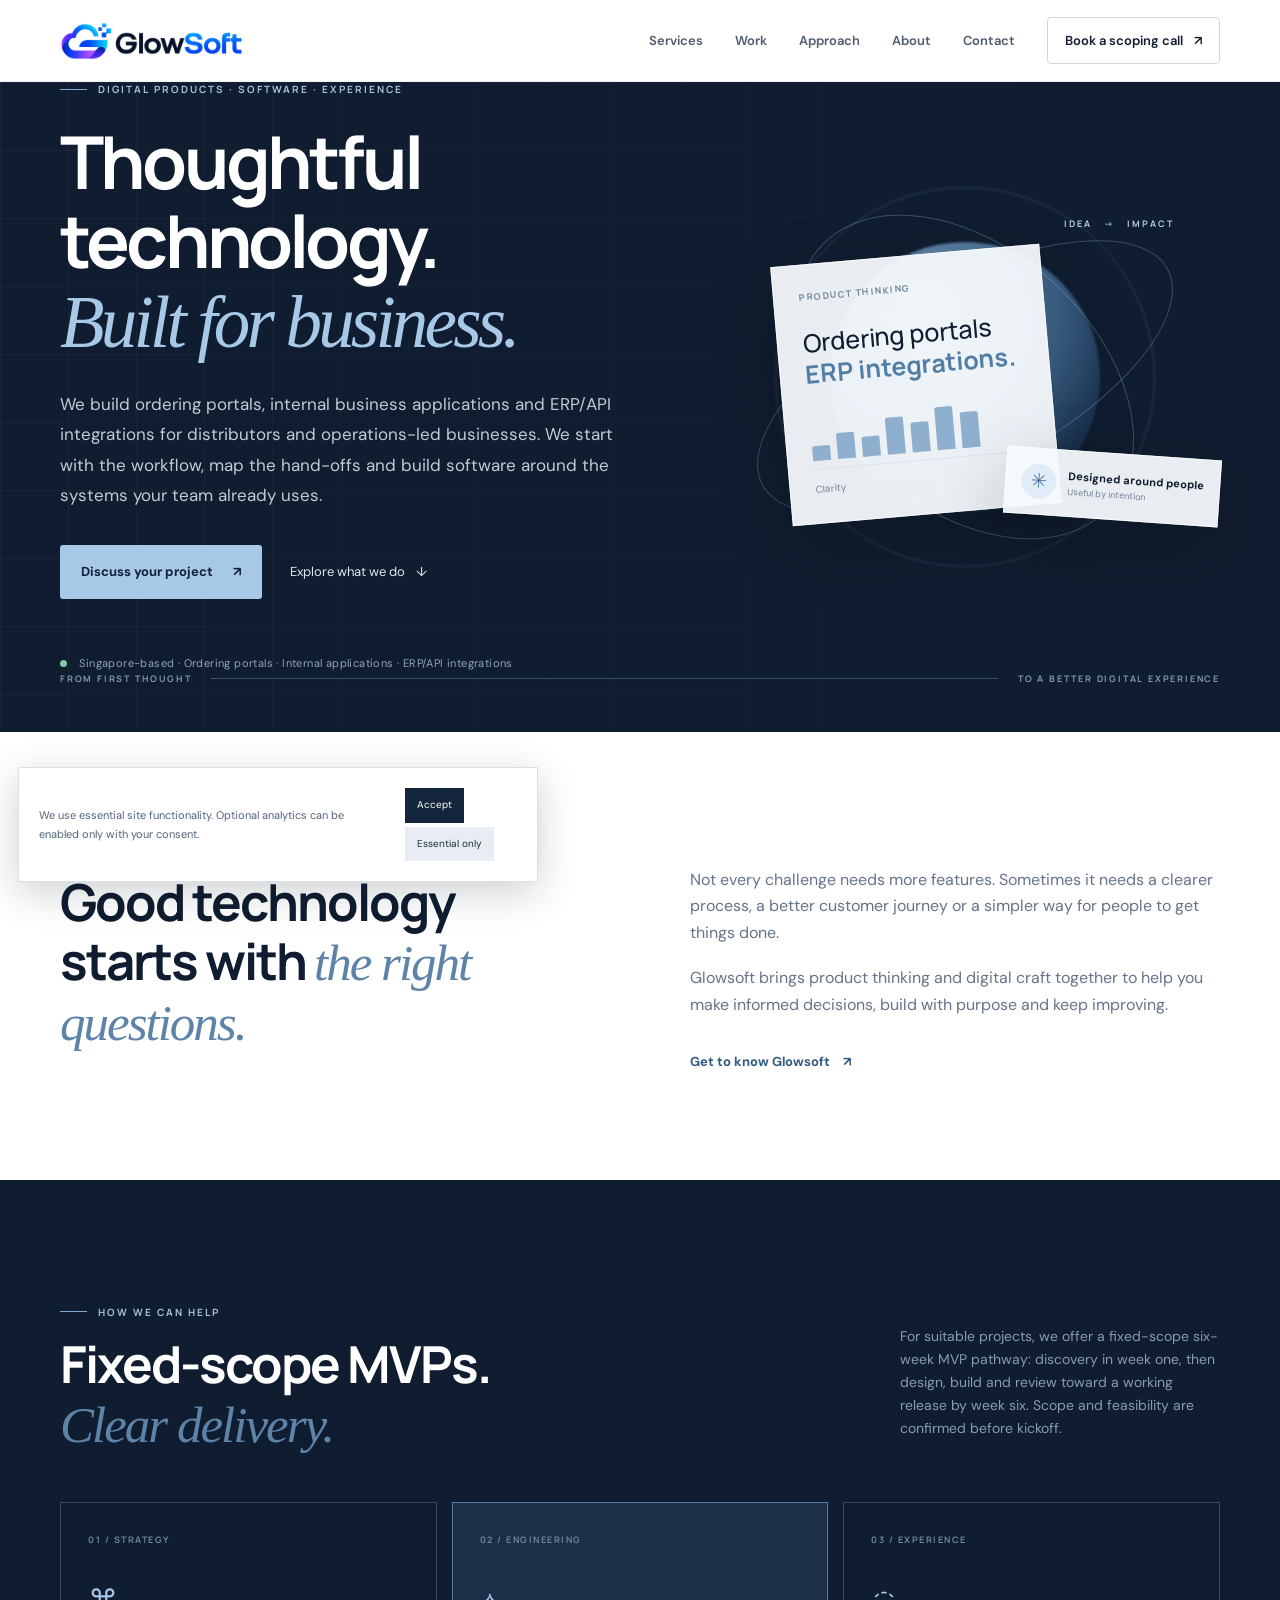
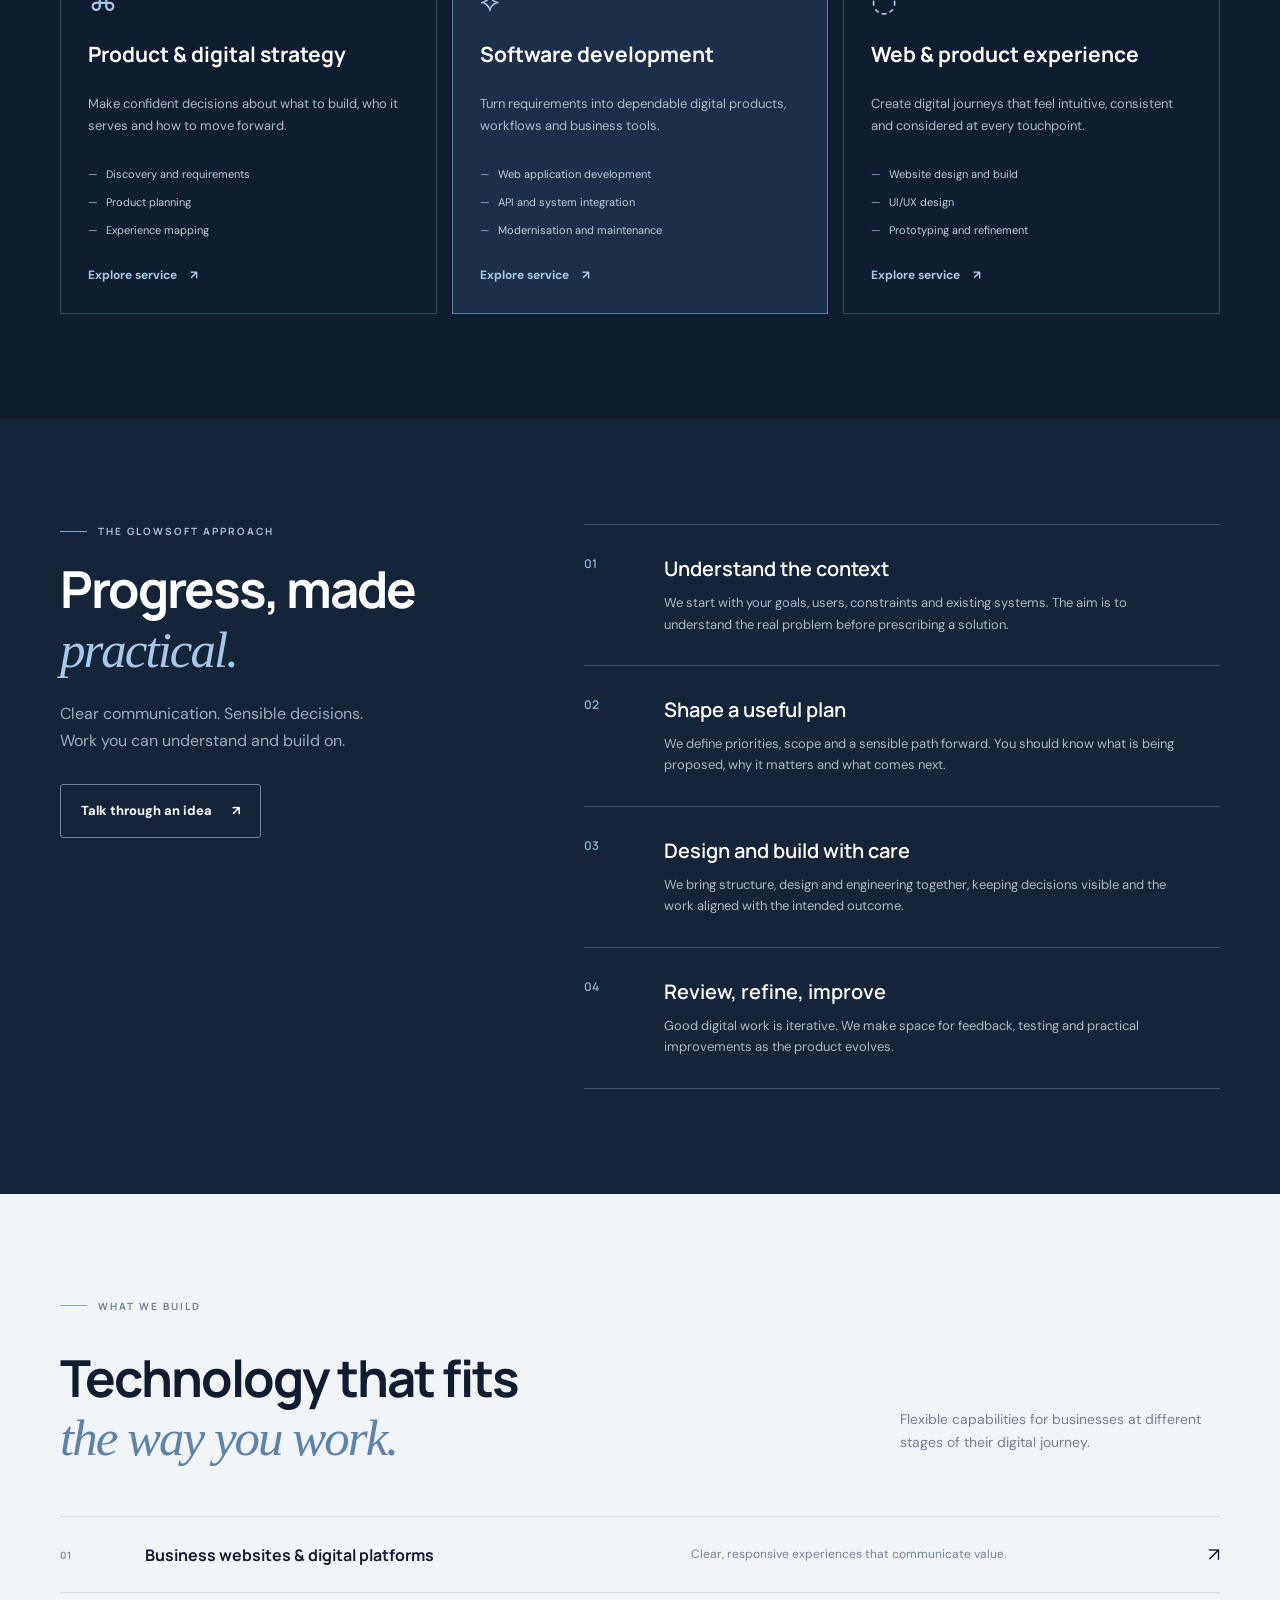
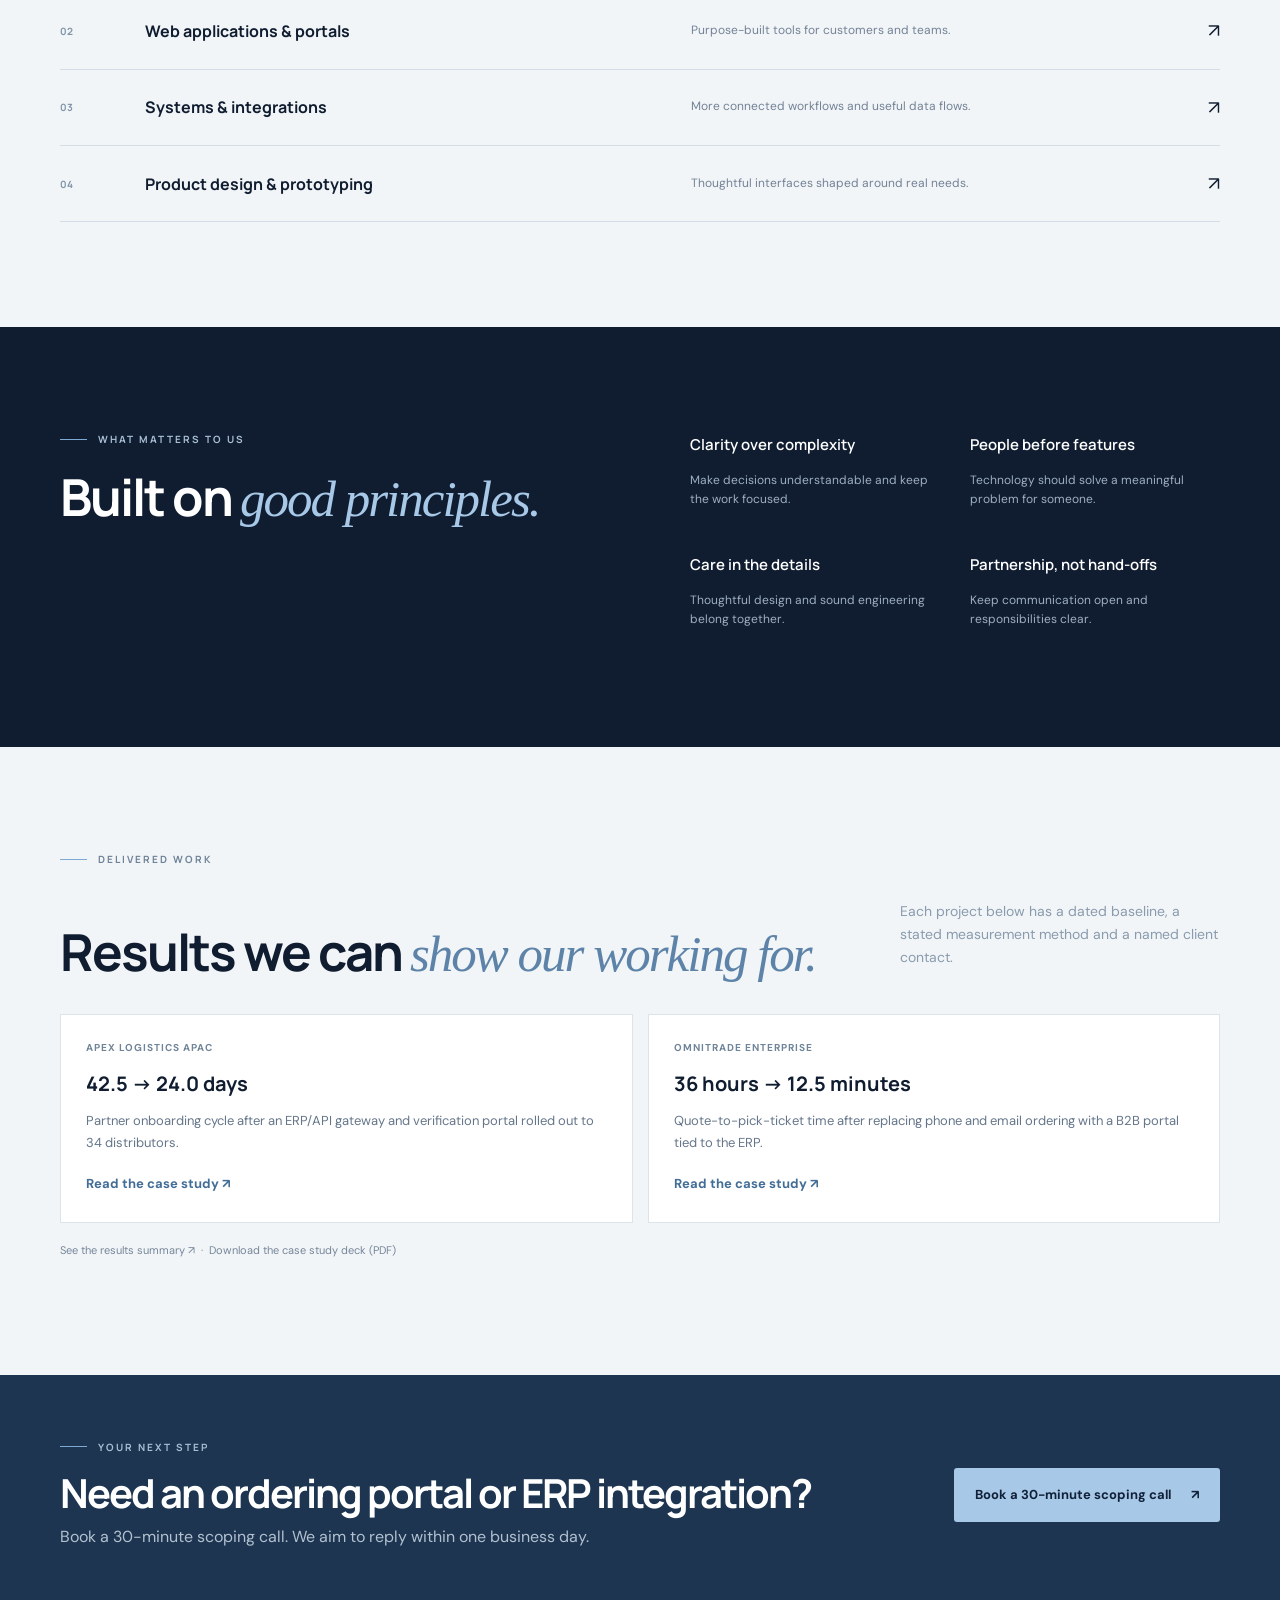
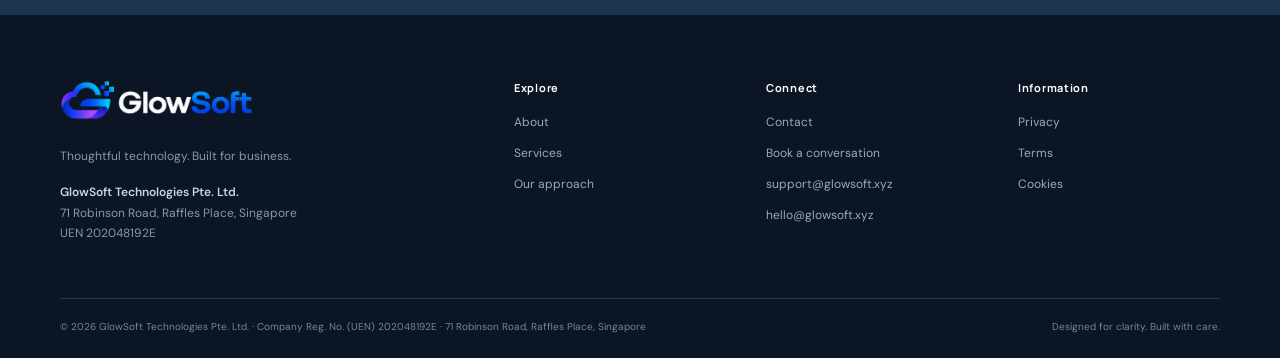
<file: index.html>
<!doctype html>
<html lang="en">
<head>
  <meta charset="utf-8"><meta name="viewport" content="width=device-width, initial-scale=1">
  <meta name="theme-color" content="#0b1220">
  <meta name="description" content="Glowsoft builds ordering portals, internal business applications and ERP/API integrations for distributors and operations-led businesses. Singapore.">
  <title>Glowsoft — Ordering portals, business apps & ERP/API integrations</title><meta property="og:site_name" content="Glowsoft"><meta property="og:title" content="Glowsoft — Ordering portals, business apps & ERP/API integrations"><meta property="og:description" content="Glowsoft builds ordering portals, internal business applications and ERP/API integrations for distributors and operations-led businesses. Singapore."><meta property="og:type" content="website"><meta property="og:url" content="https://glowsoft.xyz/"><meta property="og:image" content="https://glowsoft.xyz/assets/og-image.png"><meta name="twitter:card" content="summary_large_image"><link rel="canonical" href="https://glowsoft.xyz/">
  <link rel="icon" type="image/png" href="assets/favicon.png"><link rel="apple-touch-icon" href="assets/apple-touch-icon.png">
  <link rel="preconnect" href="https://fonts.googleapis.com"><link rel="preconnect" href="https://fonts.gstatic.com" crossorigin>
  <link href="https://fonts.googleapis.com/css2?family=DM+Sans:wght@400;500;600;700&family=Manrope:wght@400;500;600;700;800&display=swap" rel="stylesheet">
  <link rel="stylesheet" href="assets/styles.css">
  <script defer src="assets/main.js"></script>
<script type="application/ld+json">{"@context": "https://schema.org", "@type": "Organization", "name": "Glowsoft", "legalName": "GlowSoft Technologies Pte. Ltd.", "url": "https://glowsoft.xyz/", "logo": "https://glowsoft.xyz/assets/logo.png", "email": "hello@glowsoft.xyz", "identifier": "202048192E", "address": {"@type": "PostalAddress", "streetAddress": "71 Robinson Road", "addressLocality": "Raffles Place", "addressCountry": "SG"}, "contactPoint": {"@type": "ContactPoint", "contactType": "customer support", "email": "support@glowsoft.xyz", "availableLanguage": "en"}}</script></head>
<body>
<a class="skip-link" href="#main">Skip to content</a>
<header class="site-header">
  <div class="container nav-wrap">
    <a class="brand" href="index.html" aria-label="Glowsoft home"><img class="brand-logo" src="assets/logo.png" alt="GlowSoft" width="180" height="37"></a>
    <button class="menu-toggle" aria-label="Open navigation" aria-expanded="false"><span></span><span></span></button>
    <nav class="main-nav" aria-label="Main navigation"><a href="services.html">Services</a><a href="work.html">Work</a><a href="index.html#approach">Approach</a><a href="about.html">About</a><a href="contact.html">Contact</a><a class="nav-cta" href="contact.html">Book a scoping call <span>↗</span></a></nav>
  </div>
</header>
<main id="main">
  <section class="hero">
    <div class="hero-grid"></div>
    <div class="container hero-inner">
      <div class="hero-copy">
        <div class="eyebrow"><span class="eyebrow-line"></span> DIGITAL PRODUCTS · SOFTWARE · EXPERIENCE</div>
        <h1>Thoughtful technology.<br><em>Built for business.</em></h1>
        <p class="hero-lead">We build ordering portals, internal business applications and ERP/API integrations for distributors and operations-led businesses. We start with the workflow, map the hand-offs and build software around the systems your team already uses.</p>
        <div class="hero-actions"><a class="button button-primary" href="contact.html">Discuss your project <span>↗</span></a><a class="text-link" href="#services">Explore what we do <span>↓</span></a></div>
        <div class="hero-note"><span class="status-dot"></span> Singapore-based · Ordering portals · Internal applications · ERP/API integrations</div>
      </div>
      <div class="hero-art" aria-label="Abstract illustration of connected digital systems">
        <div class="orb orb-one"></div><div class="orb orb-two"></div>
        <div class="orbit orbit-a"></div><div class="orbit orbit-b"></div>
        <div class="art-card card-main"><div class="mini-label">PRODUCT THINKING</div><div class="art-title">Ordering portals<br><b>ERP integrations.</b></div><div class="art-bars"><i></i><i></i><i></i><i></i><i></i><i></i><i></i></div><div class="art-footer"><span>Clarity</span><span>↗</span></div></div>
        <div class="art-card card-float"><span class="float-icon">✳</span><div><b>Designed around people</b><small>Useful by intention</small></div></div>
        <div class="art-tag">IDEA <span>→</span> IMPACT</div>
      </div>
    </div>
    <div class="container hero-bottom"><span>FROM FIRST THOUGHT</span><span class="line"></span><span>TO A BETTER DIGITAL EXPERIENCE</span></div>
  </section>

  <section class="intro section-pad">
    <div class="container intro-grid">
      <div><div class="eyebrow dark"><span class="eyebrow-line"></span> A PRACTICAL PARTNER</div><h2>Good technology starts with <em>the right questions.</em></h2></div>
      <div class="intro-text"><p>Not every challenge needs more features. Sometimes it needs a clearer process, a better customer journey or a simpler way for people to get things done.</p><p>Glowsoft brings product thinking and digital craft together to help you make informed decisions, build with purpose and keep improving.</p><a class="arrow-link" href="about.html">Get to know Glowsoft <span>↗</span></a></div>
    </div>
  </section>

  <section class="services section-pad" id="services">
    <div class="container">
      <div class="section-heading"><div><div class="eyebrow"><span class="eyebrow-line"></span> HOW WE CAN HELP</div><h2>Fixed-scope MVPs.<br><em>Clear delivery.</em></h2></div><p>For suitable projects, we offer a fixed-scope six-week MVP pathway: discovery in week one, then design, build and review toward a working release by week six. Scope and feasibility are confirmed before kickoff.</p></div>
      <div class="service-grid">
        <article class="service-card"><div class="service-num">01 / STRATEGY</div><div class="service-icon">⌘</div><h3>Product &amp; digital strategy</h3><p>Make confident decisions about what to build, who it serves and how to move forward.</p><ul><li>Discovery and requirements</li><li>Product planning</li><li>Experience mapping</li></ul><a href="services.html#strategy" class="card-link">Explore service <span>↗</span></a></article>
        <article class="service-card featured"><div class="service-num">02 / ENGINEERING</div><div class="service-icon">⟡</div><h3>Software development</h3><p>Turn requirements into dependable digital products, workflows and business tools.</p><ul><li>Web application development</li><li>API and system integration</li><li>Modernisation and maintenance</li></ul><a href="services.html#engineering" class="card-link">Explore service <span>↗</span></a></article>
        <article class="service-card"><div class="service-num">03 / EXPERIENCE</div><div class="service-icon">◌</div><h3>Web &amp; product experience</h3><p>Create digital journeys that feel intuitive, consistent and considered at every touchpoint.</p><ul><li>Website design and build</li><li>UI/UX design</li><li>Prototyping and refinement</li></ul><a href="services.html#experience" class="card-link">Explore service <span>↗</span></a></article>
      </div>
    </div>
  </section>

  <section class="approach section-pad" id="approach">
    <div class="container approach-grid">
      <div class="approach-sticky"><div class="eyebrow"><span class="eyebrow-line"></span> THE GLOWSOFT APPROACH</div><h2>Progress, made <em>practical.</em></h2><p>Clear communication. Sensible decisions. Work you can understand and build on.</p><a class="button button-outline-light" href="contact.html">Talk through an idea <span>↗</span></a></div>
      <div class="steps">
        <article class="step"><span>01</span><div><h3>Understand the context</h3><p>We start with your goals, users, constraints and existing systems. The aim is to understand the real problem before prescribing a solution.</p></div></article>
        <article class="step"><span>02</span><div><h3>Shape a useful plan</h3><p>We define priorities, scope and a sensible path forward. You should know what is being proposed, why it matters and what comes next.</p></div></article>
        <article class="step"><span>03</span><div><h3>Design and build with care</h3><p>We bring structure, design and engineering together, keeping decisions visible and the work aligned with the intended outcome.</p></div></article>
        <article class="step"><span>04</span><div><h3>Review, refine, improve</h3><p>Good digital work is iterative. We make space for feedback, testing and practical improvements as the product evolves.</p></div></article>
      </div>
    </div>
  </section>

  <section class="capabilities section-pad" id="work">
    <div class="container">
      <div class="eyebrow dark"><span class="eyebrow-line"></span> WHAT WE BUILD</div>
      <div class="section-heading"><h2>Technology that fits<br><em>the way you work.</em></h2><p>Flexible capabilities for businesses at different stages of their digital journey.</p></div>
      <div class="capability-list">
        <a href="services.html#experience"><span class="cap-number">01</span><span class="cap-name">Business websites &amp; digital platforms</span><span class="cap-desc">Clear, responsive experiences that communicate value.</span><span class="cap-arrow">↗</span></a>
        <a href="services.html#apps"><span class="cap-number">02</span><span class="cap-name">Web applications &amp; portals</span><span class="cap-desc">Purpose-built tools for customers and teams.</span><span class="cap-arrow">↗</span></a>
        <a href="services.html#integration"><span class="cap-number">03</span><span class="cap-name">Systems &amp; integrations</span><span class="cap-desc">More connected workflows and useful data flows.</span><span class="cap-arrow">↗</span></a>
        <a href="services.html#design"><span class="cap-number">04</span><span class="cap-name">Product design &amp; prototyping</span><span class="cap-desc">Thoughtful interfaces shaped around real needs.</span><span class="cap-arrow">↗</span></a>
      </div>
    </div>
  </section>

  <section class="principles section-pad">
    <div class="container principles-grid"><div><div class="eyebrow"><span class="eyebrow-line"></span> WHAT MATTERS TO US</div><h2>Built on <em>good principles.</em></h2></div><div class="principle-items"><div><b>Clarity over complexity</b><p>Make decisions understandable and keep the work focused.</p></div><div><b>People before features</b><p>Technology should solve a meaningful problem for someone.</p></div><div><b>Care in the details</b><p>Thoughtful design and sound engineering belong together.</p></div><div><b>Partnership, not hand-offs</b><p>Keep communication open and responsibilities clear.</p></div></div></div>
  </section>

  <section class="section-pad work-example" id="work-example"><div class="container"><div class="eyebrow dark"><span class="eyebrow-line"></span> DELIVERED WORK</div><div class="section-heading"><h2>Results we can <em>show our working for.</em></h2><p>Each project below has a dated baseline, a stated measurement method and a named client contact.</p></div><div class="work-grid work-two"><article><span>APEX LOGISTICS APAC</span><h3>42.5 → 24.0 days</h3><p>Partner onboarding cycle after an ERP/API gateway and verification portal rolled out to 34 distributors.</p><a href="work.html#apex">Read the case study ↗</a></article><article><span>OMNITRADE ENTERPRISE</span><h3>36 hours → 12.5 minutes</h3><p>Quote-to-pick-ticket time after replacing phone and email ordering with a B2B portal tied to the ERP.</p><a href="work.html#omnitrade">Read the case study ↗</a></article></div><p class="work-disclaimer"><a href="dashboard.html">See the results summary ↗</a> &nbsp;·&nbsp; <a href="assets/glowsoft-case-studies.pdf" download>Download the case study deck (PDF)</a></p></div></section><section class="cta-band"><div class="container cta-inner"><div><div class="eyebrow"><span class="eyebrow-line"></span> YOUR NEXT STEP</div><h2>Need an ordering portal or ERP integration?</h2><p>Book a 30-minute scoping call. We aim to reply within one business day.</p></div><a class="button button-primary" href="contact.html">Book a 30-minute scoping call <span>↗</span></a></div></section>
</main>
<footer class="site-footer"><div class="container footer-main"><div class="footer-brand"><a class="brand" href="index.html"><img class="brand-logo" src="assets/logo-light.png" alt="GlowSoft" width="180" height="37"></a><p>Thoughtful technology. Built for business.</p><address class="footer-address"><b>GlowSoft Technologies Pte. Ltd.</b><br>71 Robinson Road, Raffles Place, Singapore<br>UEN 202048192E</address></div><div class="footer-col"><b>Explore</b><a href="about.html">About</a><a href="services.html">Services</a><a href="index.html#approach">Our approach</a></div><div class="footer-col"><b>Connect</b><a href="contact.html">Contact</a><a href="contact.html#booking">Book a conversation</a><a href="mailto:support@glowsoft.xyz">support@glowsoft.xyz</a><a href="mailto:hello@glowsoft.xyz">hello@glowsoft.xyz</a></div><div class="footer-col"><b>Information</b><a href="privacy.html">Privacy</a><a href="terms.html">Terms</a><a href="cookies.html">Cookies</a></div></div><div class="container footer-bottom"><span>© 2026 GlowSoft Technologies Pte. Ltd. · Company Reg. No. (UEN) 202048192E · 71 Robinson Road, Raffles Place, Singapore</span><span>Designed for clarity. Built with care.</span></div></footer>
<div class="cookie-banner" data-cookie-banner hidden><p>We use essential site functionality. Optional analytics can be enabled only with your consent.</p><div><button class="cookie-accept">Accept</button><button class="cookie-reject">Essential only</button></div></div>
</body></html>
</file>
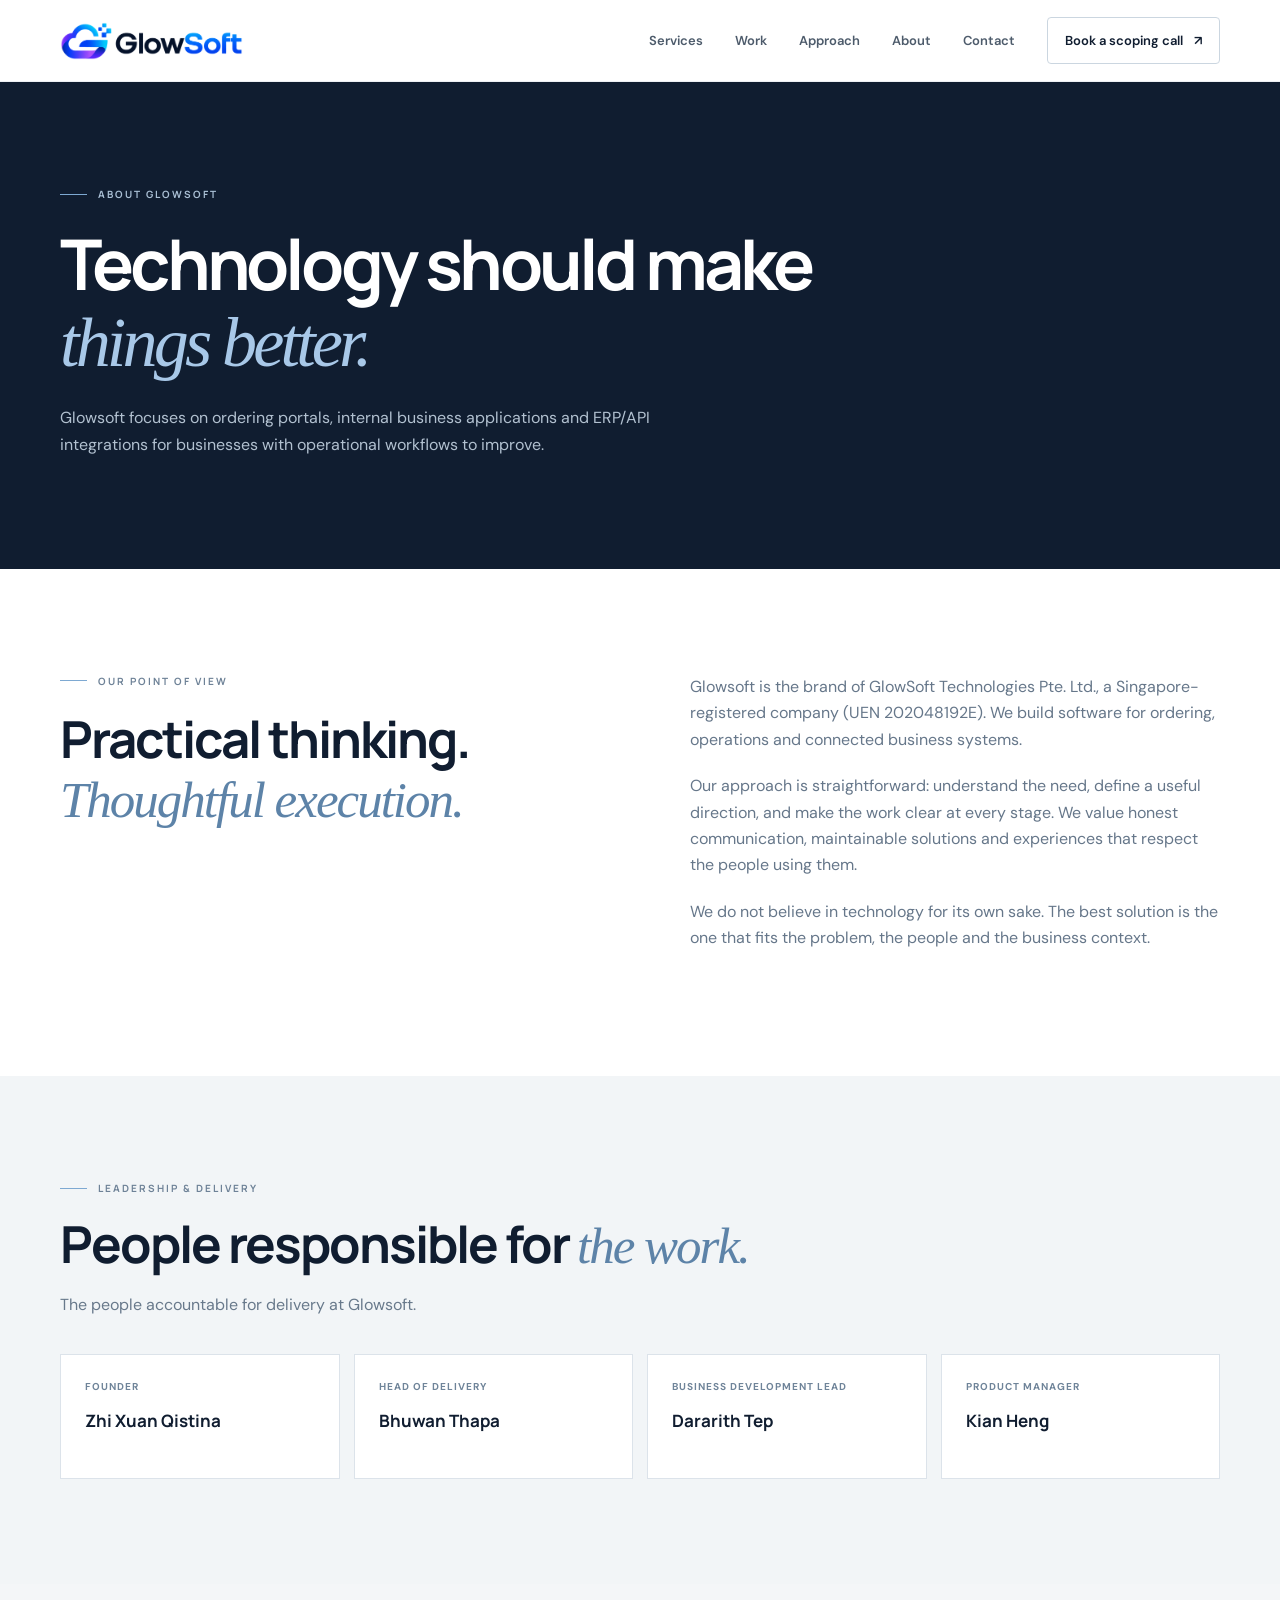
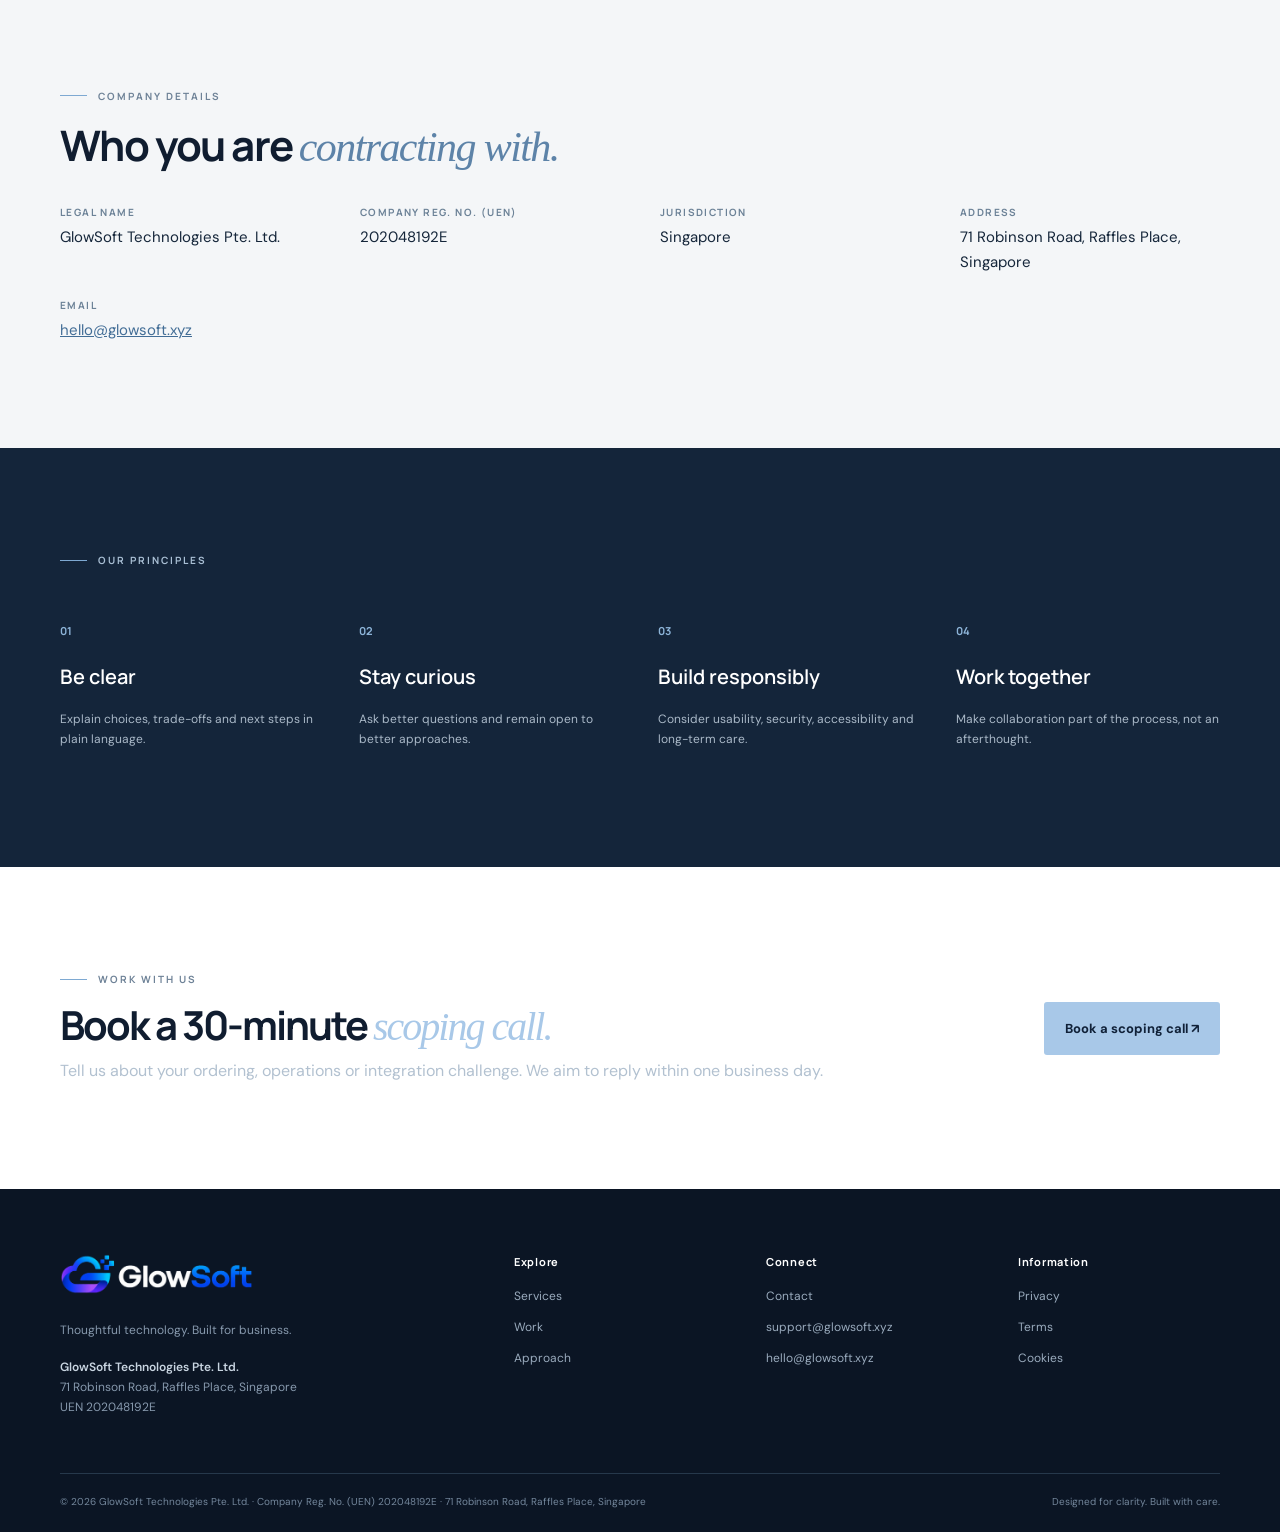
<file: about.html>
<!doctype html><html lang="en"><head><meta charset="utf-8"><meta name="viewport" content="width=device-width,initial-scale=1"><meta name="description" content="Glowsoft is the brand of GlowSoft Technologies Pte. Ltd., a Singapore-registered software company focused on ordering portals, internal apps and ERP/API integrations."><title>About — Glowsoft</title><meta property="og:site_name" content="Glowsoft"><meta property="og:title" content="About — Glowsoft"><meta property="og:description" content="Glowsoft is the brand of GlowSoft Technologies Pte. Ltd., a Singapore-registered software company focused on ordering portals, internal apps and ERP/API integrations."><meta property="og:type" content="website"><meta property="og:url" content="https://glowsoft.xyz/about.html"><meta property="og:image" content="https://glowsoft.xyz/assets/og-image.png"><meta name="twitter:card" content="summary_large_image"><link rel="canonical" href="https://glowsoft.xyz/about.html"><link rel="icon" type="image/png" href="assets/favicon.png"><link rel="apple-touch-icon" href="assets/apple-touch-icon.png"><link href="https://fonts.googleapis.com/css2?family=DM+Sans:wght@400;500;600;700&family=Manrope:wght@400;500;600;700;800&display=swap" rel="stylesheet"><link rel="stylesheet" href="assets/styles.css"><script defer src="assets/main.js"></script></head><body><header class="site-header"><div class="container nav-wrap"><a class="brand" href="index.html"><img class="brand-logo" src="assets/logo.png" alt="GlowSoft" width="180" height="37"></a><button class="menu-toggle" aria-label="Open navigation" aria-expanded="false"><span></span><span></span></button><nav class="main-nav" aria-label="Main navigation"><a href="services.html">Services</a><a href="work.html">Work</a><a href="index.html#approach">Approach</a><a href="about.html">About</a><a href="contact.html">Contact</a><a class="nav-cta" href="contact.html">Book a scoping call <span>↗</span></a></nav></div></header><main id="main"><section class="page-hero"><div class="container"><div class="eyebrow"><span class="eyebrow-line"></span> ABOUT GLOWSOFT</div><h1>Technology should make<br><em>things better.</em></h1><p>Glowsoft focuses on ordering portals, internal business applications and ERP/API integrations for businesses with operational workflows to improve.</p></div></section><section class="section-pad"><div class="container two-col"><div><div class="eyebrow dark"><span class="eyebrow-line"></span> OUR POINT OF VIEW</div><h2>Practical thinking.<br><em>Thoughtful execution.</em></h2></div><div class="body-copy"><p>Glowsoft is the brand of GlowSoft Technologies Pte. Ltd., a Singapore-registered company (UEN 202048192E). We build software for ordering, operations and connected business systems.</p><p>Our approach is straightforward: understand the need, define a useful direction, and make the work clear at every stage. We value honest communication, maintainable solutions and experiences that respect the people using them.</p><p>We do not believe in technology for its own sake. The best solution is the one that fits the problem, the people and the business context.</p></div></div></section><section class="section-pad leadership"><div class="container"><div class="eyebrow dark"><span class="eyebrow-line"></span> LEADERSHIP &amp; DELIVERY</div><h2>People responsible for <em>the work.</em></h2><p class="leadership-intro">The people accountable for delivery at Glowsoft.</p><div class="leadership-grid"><article><span>FOUNDER</span><h3>Zhi Xuan Qistina</h3></article><article><span>HEAD OF DELIVERY</span><h3>Bhuwan Thapa</h3></article><article><span>BUSINESS DEVELOPMENT LEAD</span><h3>Dararith Tep</h3></article><article><span>PRODUCT MANAGER</span><h3>Kian Heng</h3></article></div></div></section>
<section class="section-pad company-details" id="company"><div class="container"><div class="eyebrow dark"><span class="eyebrow-line"></span> COMPANY DETAILS</div><h2>Who you are <em>contracting with.</em></h2><dl><div><dt>Legal name</dt><dd>GlowSoft Technologies Pte. Ltd.</dd></div><div><dt>Company Reg. No. (UEN)</dt><dd>202048192E</dd></div><div><dt>Jurisdiction</dt><dd>Singapore</dd></div><div><dt>Address</dt><dd>71 Robinson Road, Raffles Place, Singapore</dd></div><div><dt>Email</dt><dd><a href="mailto:hello@glowsoft.xyz">hello@glowsoft.xyz</a></dd></div></dl></div></section><section class="dark-panel section-pad"><div class="container"><div class="eyebrow"><span class="eyebrow-line"></span> OUR PRINCIPLES</div><div class="values-grid"><div><span>01</span><h3>Be clear</h3><p>Explain choices, trade-offs and next steps in plain language.</p></div><div><span>02</span><h3>Stay curious</h3><p>Ask better questions and remain open to better approaches.</p></div><div><span>03</span><h3>Build responsibly</h3><p>Consider usability, security, accessibility and long-term care.</p></div><div><span>04</span><h3>Work together</h3><p>Make collaboration part of the process, not an afterthought.</p></div></div></div></section><section class="section-pad"><div class="container cta-inner"><div><div class="eyebrow dark"><span class="eyebrow-line"></span> WORK WITH US</div><h2>Book a 30-minute <em>scoping call.</em></h2><p>Tell us about your ordering, operations or integration challenge. We aim to reply within one business day.</p></div><a class="button button-primary" href="contact.html">Book a scoping call ↗</a></div></section></main><footer class="site-footer"><div class="container footer-main"><div class="footer-brand"><a class="brand" href="index.html"><img class="brand-logo" src="assets/logo-light.png" alt="GlowSoft" width="180" height="37"></a><p>Thoughtful technology. Built for business.</p><address class="footer-address"><b>GlowSoft Technologies Pte. Ltd.</b><br>71 Robinson Road, Raffles Place, Singapore<br>UEN 202048192E</address></div><div class="footer-col"><b>Explore</b><a href="services.html">Services</a><a href="work.html">Work</a><a href="index.html#approach">Approach</a></div><div class="footer-col"><b>Connect</b><a href="contact.html">Contact</a><a href="mailto:support@glowsoft.xyz">support@glowsoft.xyz</a><a href="mailto:hello@glowsoft.xyz">hello@glowsoft.xyz</a></div><div class="footer-col"><b>Information</b><a href="privacy.html">Privacy</a><a href="terms.html">Terms</a><a href="cookies.html">Cookies</a></div></div><div class="container footer-bottom"><span>© 2026 GlowSoft Technologies Pte. Ltd. · Company Reg. No. (UEN) 202048192E · 71 Robinson Road, Raffles Place, Singapore</span><span>Designed for clarity. Built with care.</span></div></footer></body></html>
</file>
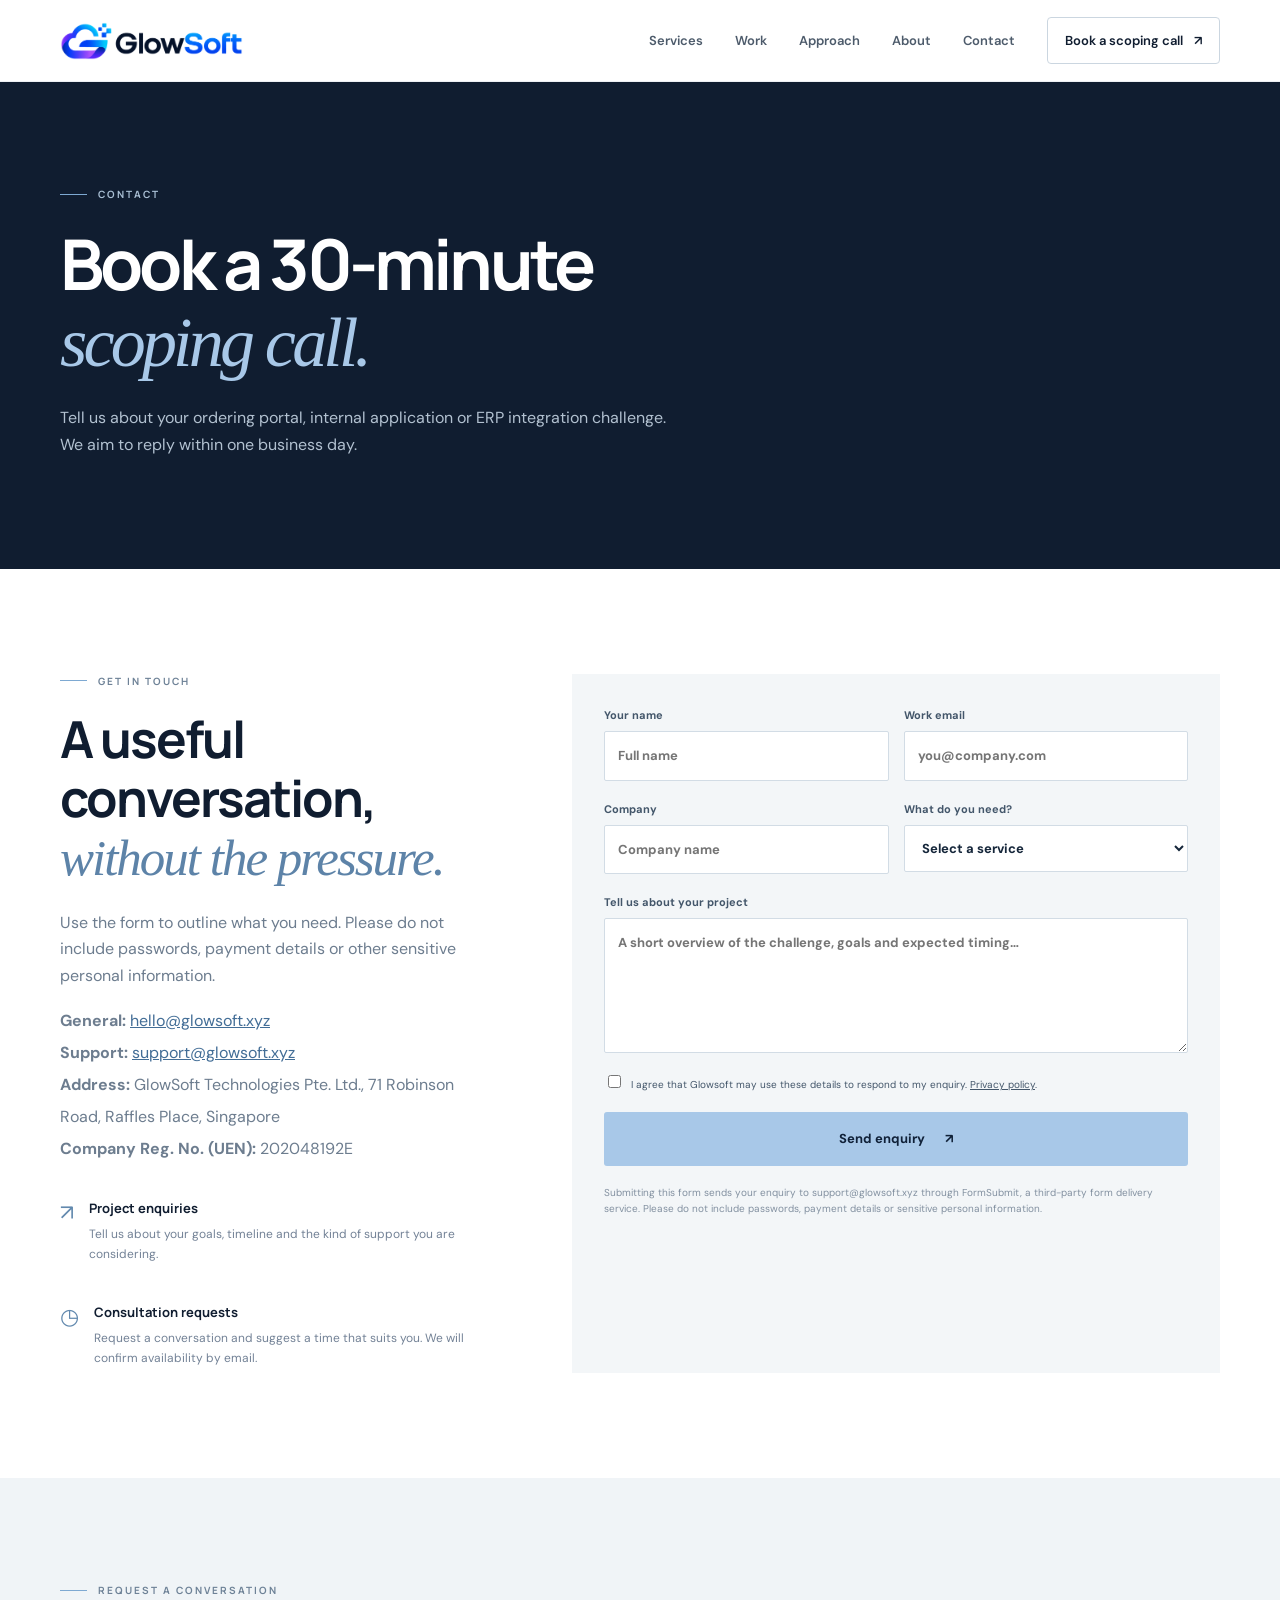
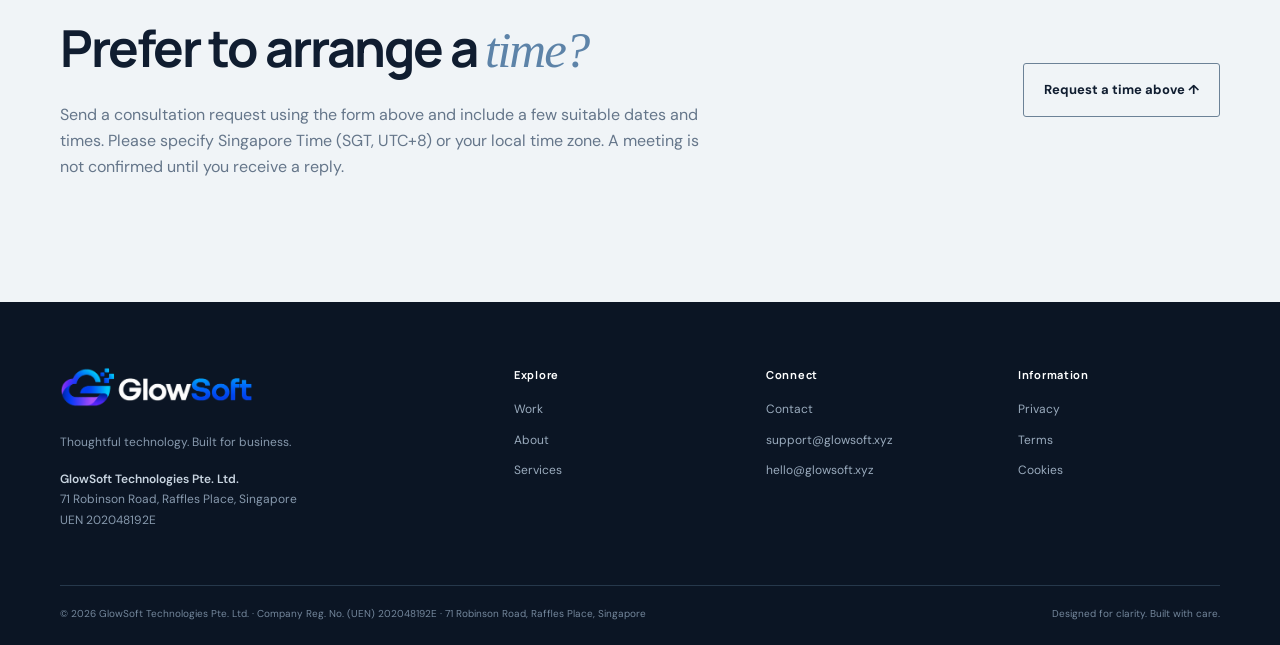
<file: contact.html>
<!doctype html><html lang="en"><head><meta charset="utf-8"><meta name="viewport" content="width=device-width,initial-scale=1"><meta name="description" content="Book a 30-minute scoping call with Glowsoft. Based at 71 Robinson Road, Raffles Place, Singapore."><title>Contact — Glowsoft</title><meta property="og:site_name" content="Glowsoft"><meta property="og:title" content="Contact — Glowsoft"><meta property="og:description" content="Book a 30-minute scoping call with Glowsoft. Based at 71 Robinson Road, Raffles Place, Singapore."><meta property="og:type" content="website"><meta property="og:url" content="https://glowsoft.xyz/contact.html"><meta property="og:image" content="https://glowsoft.xyz/assets/og-image.png"><meta name="twitter:card" content="summary_large_image"><link rel="canonical" href="https://glowsoft.xyz/contact.html"><link rel="icon" type="image/png" href="assets/favicon.png"><link rel="apple-touch-icon" href="assets/apple-touch-icon.png"><link href="https://fonts.googleapis.com/css2?family=DM+Sans:wght@400;500;600;700&family=Manrope:wght@400;500;600;700;800&display=swap" rel="stylesheet"><link rel="stylesheet" href="assets/styles.css"><script defer src="assets/main.js"></script></head><body><header class="site-header"><div class="container nav-wrap"><a class="brand" href="index.html"><img class="brand-logo" src="assets/logo.png" alt="GlowSoft" width="180" height="37"></a><button class="menu-toggle" aria-label="Open navigation" aria-expanded="false"><span></span><span></span></button><nav class="main-nav" aria-label="Main navigation"><a href="services.html">Services</a><a href="work.html">Work</a><a href="index.html#approach">Approach</a><a href="about.html">About</a><a href="contact.html">Contact</a><a class="nav-cta" href="contact.html">Book a scoping call <span>↗</span></a></nav></div></header><main id="main"><section class="page-hero"><div class="container"><div class="eyebrow"><span class="eyebrow-line"></span> CONTACT</div><h1>Book a 30-minute<br><em>scoping call.</em></h1><p>Tell us about your ordering portal, internal application or ERP integration challenge. We aim to reply within one business day.</p></div></section><section class="section-pad"><div class="container contact-grid"><div class="contact-aside"><div class="eyebrow dark"><span class="eyebrow-line"></span> GET IN TOUCH</div><h2>A useful conversation, <em>without the pressure.</em></h2><p>Use the form to outline what you need. Please do not include passwords, payment details or other sensitive personal information.</p><p class="contact-lines"><strong>General:</strong> <a href="mailto:hello@glowsoft.xyz">hello@glowsoft.xyz</a><br><strong>Support:</strong> <a href="mailto:support@glowsoft.xyz">support@glowsoft.xyz</a><br><strong>Address:</strong> GlowSoft Technologies Pte. Ltd., 71 Robinson Road, Raffles Place, Singapore<br><strong>Company Reg. No. (UEN):</strong> 202048192E</p><div class="contact-note"><span>↗</span><div><b>Project enquiries</b><p>Tell us about your goals, timeline and the kind of support you are considering.</p></div></div><div class="contact-note"><span>◷</span><div><b>Consultation requests</b><p>Request a conversation and suggest a time that suits you. We will confirm availability by email.</p></div></div></div><form class="contact-form" name="glowsoft-enquiry" method="POST" action="https://formsubmit.co/support@glowsoft.xyz"><input type="hidden" name="_subject" value="New Glowsoft website enquiry"><input type="hidden" name="_next" value="https://glowsoft.xyz/success.html"><input type="hidden" name="_template" value="table"><input type="hidden" name="_captcha" value="true"><p class="hidden"><label>Leave this field empty <input name="_honey" tabindex="-1" autocomplete="off"></label></p><div class="form-row"><label>Your name<input name="name" autocomplete="name" required placeholder="Full name"></label><label>Work email<input type="email" name="email" autocomplete="email" required placeholder="you@company.com"></label></div><div class="form-row"><label>Company<input name="company" autocomplete="organization" placeholder="Company name"></label><label>What do you need?<select name="interest" required><option value="">Select a service</option><option>Product &amp; digital strategy</option><option>Software engineering</option><option>Web &amp; product experience</option><option>Systems &amp; integrations</option><option>Business application</option><option>Other / not sure yet</option></select></label></div><label>Tell us about your project<textarea name="message" rows="5" required placeholder="A short overview of the challenge, goals and expected timing…"></textarea></label><label class="consent"><input type="checkbox" name="consent" required> I agree that Glowsoft may use these details to respond to my enquiry. <a href="privacy.html">Privacy policy</a>.</label><button class="button button-primary" type="submit">Send enquiry <span>↗</span></button><p class="form-footnote">Submitting this form sends your enquiry to support@glowsoft.xyz through FormSubmit, a third-party form delivery service. Please do not include passwords, payment details or sensitive personal information.</p></form></div></section><section class="booking-section section-pad" id="booking"><div class="container booking-inner"><div><div class="eyebrow dark"><span class="eyebrow-line"></span> REQUEST A CONVERSATION</div><h2>Prefer to arrange a <em>time?</em></h2><p>Send a consultation request using the form above and include a few suitable dates and times. Please specify Singapore Time (SGT, UTC+8) or your local time zone. A meeting is not confirmed until you receive a reply.</p></div><a class="button button-outline-dark" href="#main">Request a time above ↑</a></div></section></main><footer class="site-footer"><div class="container footer-main"><div class="footer-brand"><a class="brand" href="index.html"><img class="brand-logo" src="assets/logo-light.png" alt="GlowSoft" width="180" height="37"></a><p>Thoughtful technology. Built for business.</p><address class="footer-address"><b>GlowSoft Technologies Pte. Ltd.</b><br>71 Robinson Road, Raffles Place, Singapore<br>UEN 202048192E</address></div><div class="footer-col"><b>Explore</b><a href="work.html">Work</a><a href="about.html">About</a><a href="services.html">Services</a></div><div class="footer-col"><b>Connect</b><a href="contact.html">Contact</a><a href="mailto:support@glowsoft.xyz">support@glowsoft.xyz</a><a href="mailto:hello@glowsoft.xyz">hello@glowsoft.xyz</a></div><div class="footer-col"><b>Information</b><a href="privacy.html">Privacy</a><a href="terms.html">Terms</a><a href="cookies.html">Cookies</a></div></div><div class="container footer-bottom"><span>© 2026 GlowSoft Technologies Pte. Ltd. · Company Reg. No. (UEN) 202048192E · 71 Robinson Road, Raffles Place, Singapore</span><span>Designed for clarity. Built with care.</span></div></footer></body></html>
</file>
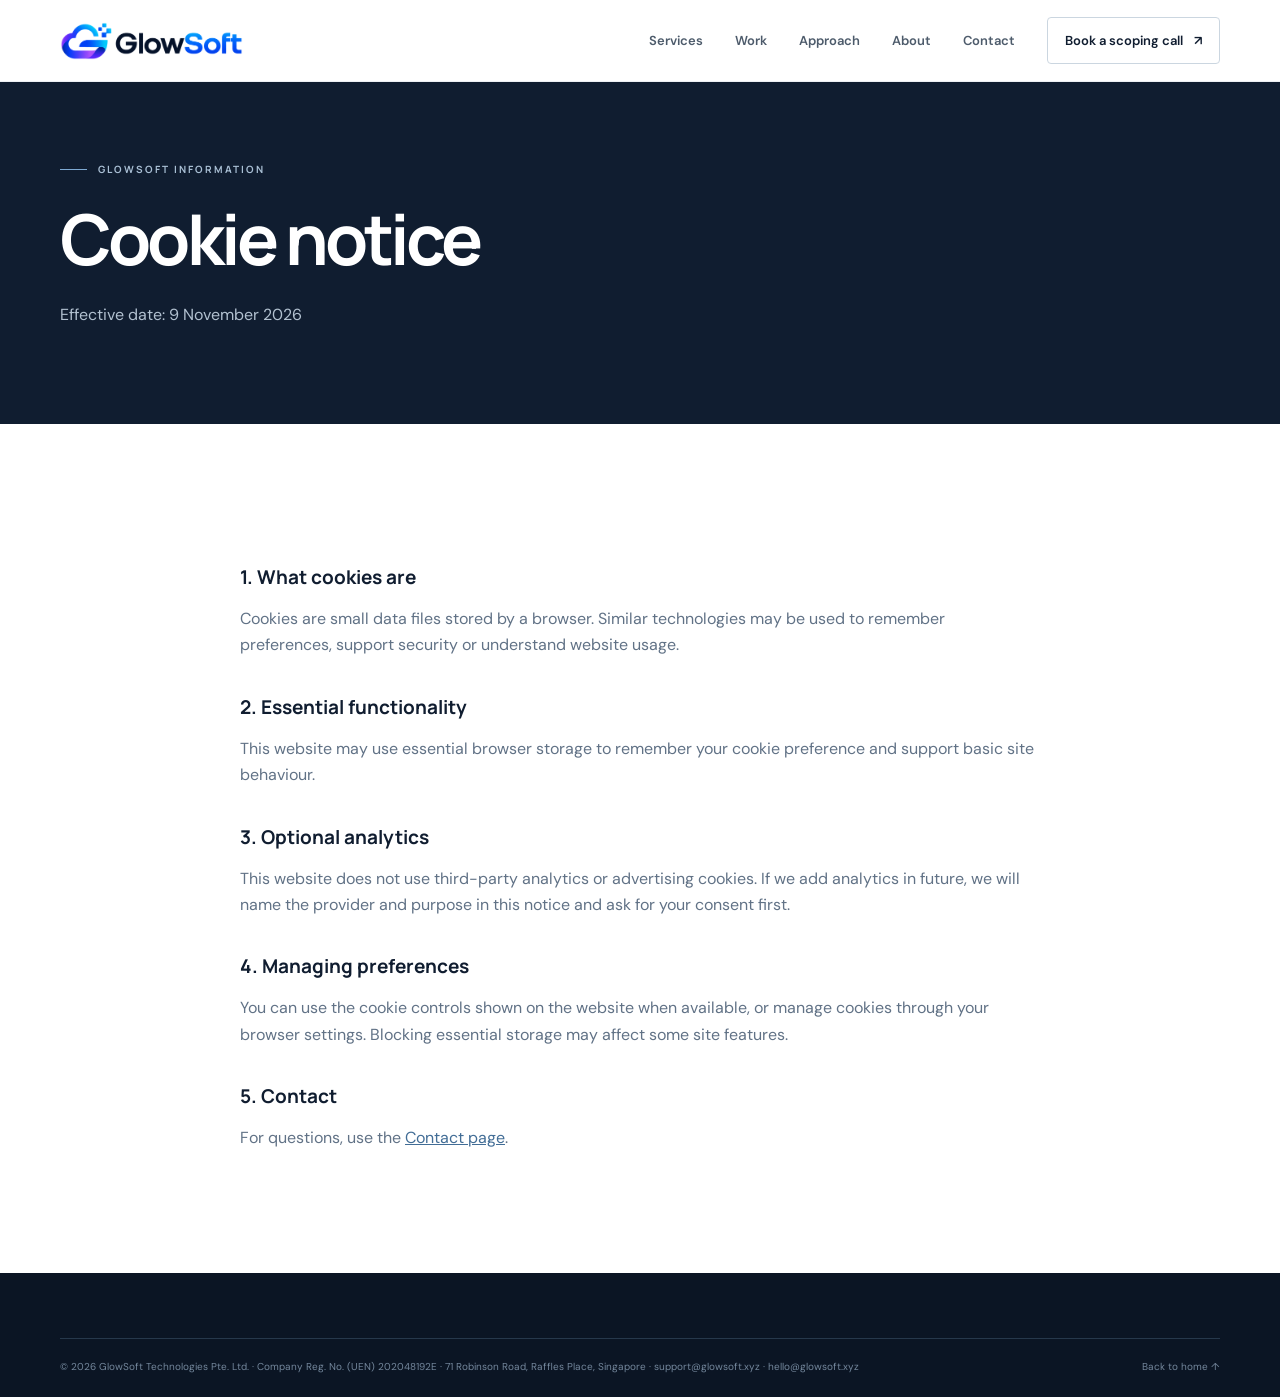
<file: cookies.html>
<!doctype html><html lang="en"><head><meta charset="utf-8"><meta name="viewport" content="width=device-width,initial-scale=1"><title>Cookie notice — Glowsoft</title><link rel="canonical" href="https://glowsoft.xyz/cookies.html"><link rel="icon" type="image/png" href="assets/favicon.png"><link rel="apple-touch-icon" href="assets/apple-touch-icon.png"><link href="https://fonts.googleapis.com/css2?family=DM+Sans:wght@400;500;600;700&family=Manrope:wght@400;500;600;700;800&display=swap" rel="stylesheet"><link rel="stylesheet" href="assets/styles.css"><script defer src="assets/main.js"></script></head><body><header class="site-header"><div class="container nav-wrap"><a class="brand" href="index.html"><img class="brand-logo" src="assets/logo.png" alt="GlowSoft" width="180" height="37"></a><button class="menu-toggle" aria-label="Open navigation" aria-expanded="false"><span></span><span></span></button><nav class="main-nav" aria-label="Main navigation"><a href="services.html">Services</a><a href="work.html">Work</a><a href="index.html#approach">Approach</a><a href="about.html">About</a><a href="contact.html">Contact</a><a class="nav-cta" href="contact.html">Book a scoping call <span>↗</span></a></nav></div></header><main id="main"><section class="page-hero compact"><div class="container"><div class="eyebrow"><span class="eyebrow-line"></span> GLOWSOFT INFORMATION</div><h1>Cookie notice</h1><p>Effective date: 9 November 2026</p></div></section><section class="section-pad"><div class="container legal-copy"><h2>1. What cookies are</h2><p>Cookies are small data files stored by a browser. Similar technologies may be used to remember preferences, support security or understand website usage.</p><h2>2. Essential functionality</h2><p>This website may use essential browser storage to remember your cookie preference and support basic site behaviour.</p><h2>3. Optional analytics</h2><p>This website does not use third-party analytics or advertising cookies. If we add analytics in future, we will name the provider and purpose in this notice and ask for your consent first.</p><h2>4. Managing preferences</h2><p>You can use the cookie controls shown on the website when available, or manage cookies through your browser settings. Blocking essential storage may affect some site features.</p><h2>5. Contact</h2><p>For questions, use the <a href="contact.html">Contact page</a>.</p></div></section></main><footer class="site-footer"><div class="container footer-bottom"><span>© 2026 GlowSoft Technologies Pte. Ltd. · Company Reg. No. (UEN) 202048192E · 71 Robinson Road, Raffles Place, Singapore · <a href="mailto:support@glowsoft.xyz">support@glowsoft.xyz</a> · <a href="mailto:hello@glowsoft.xyz">hello@glowsoft.xyz</a></span><a href="index.html">Back to home ↑</a></div></footer></body></html>
</file>
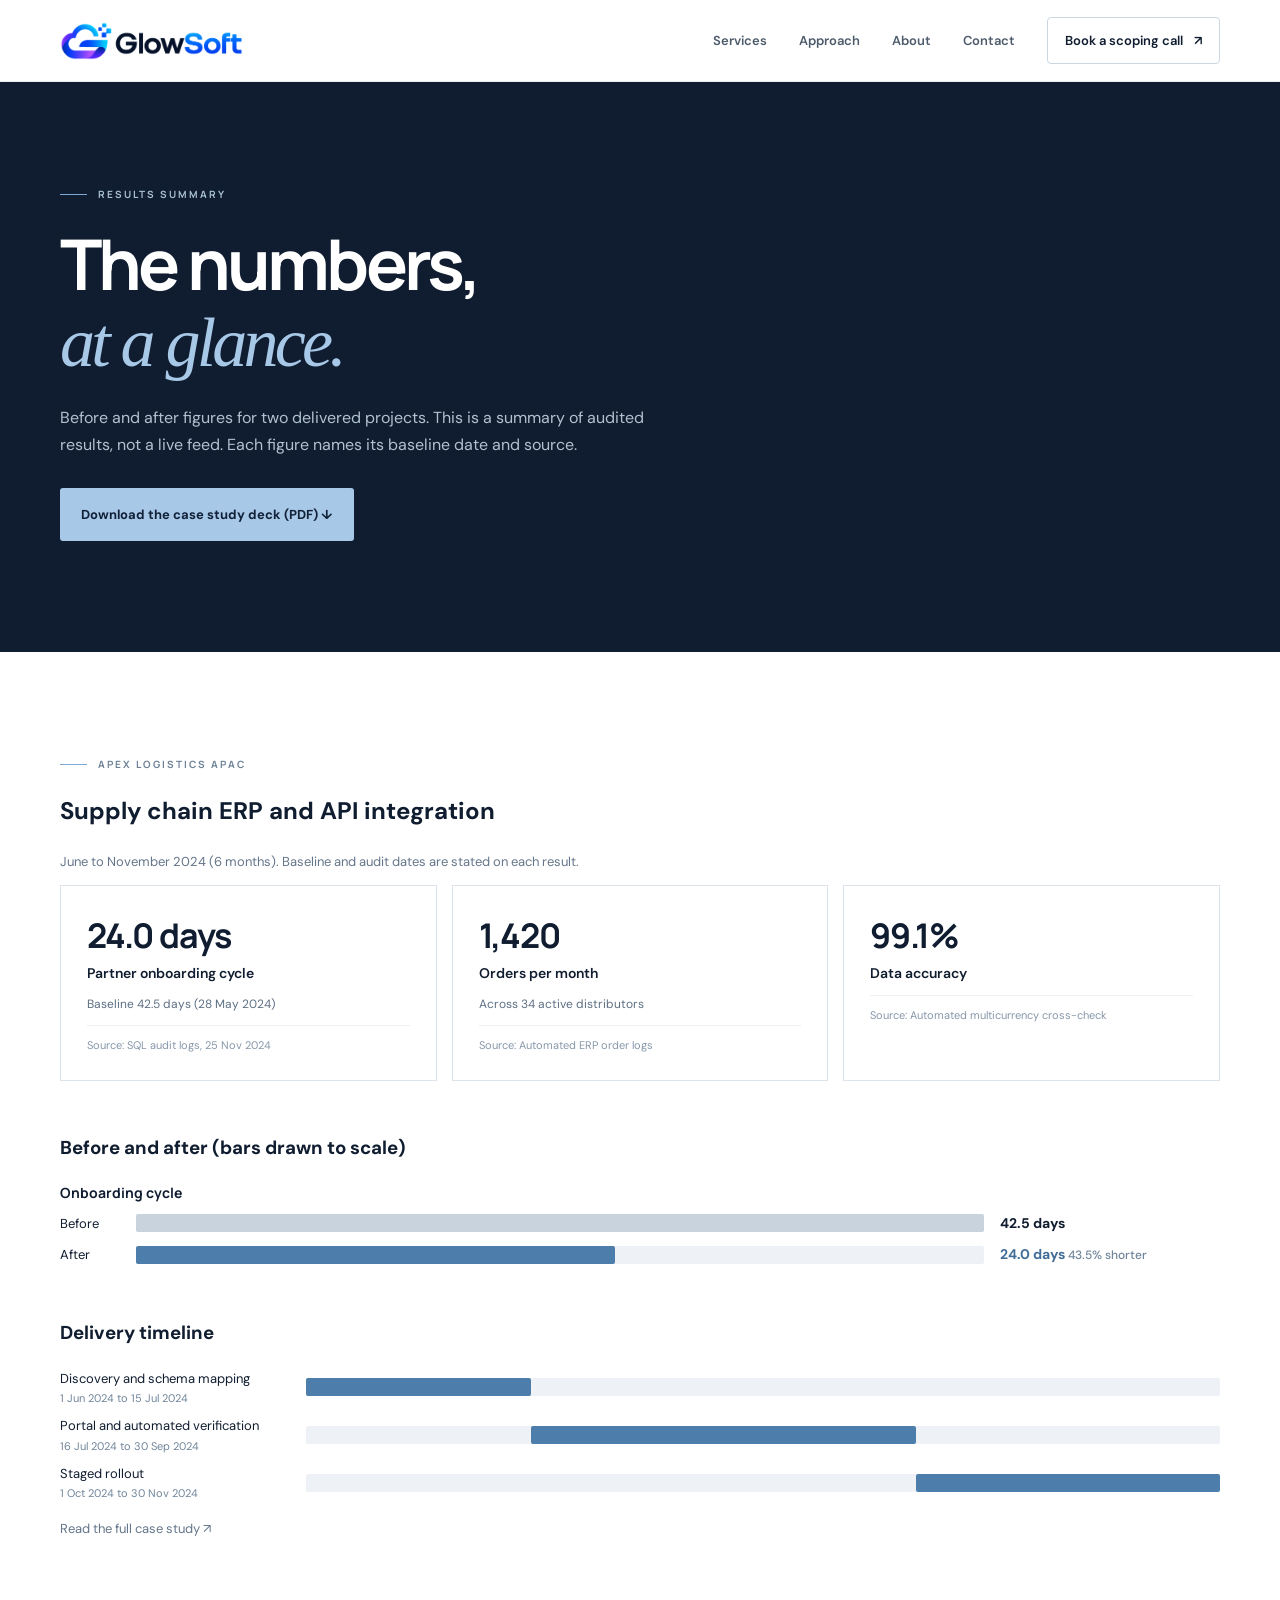
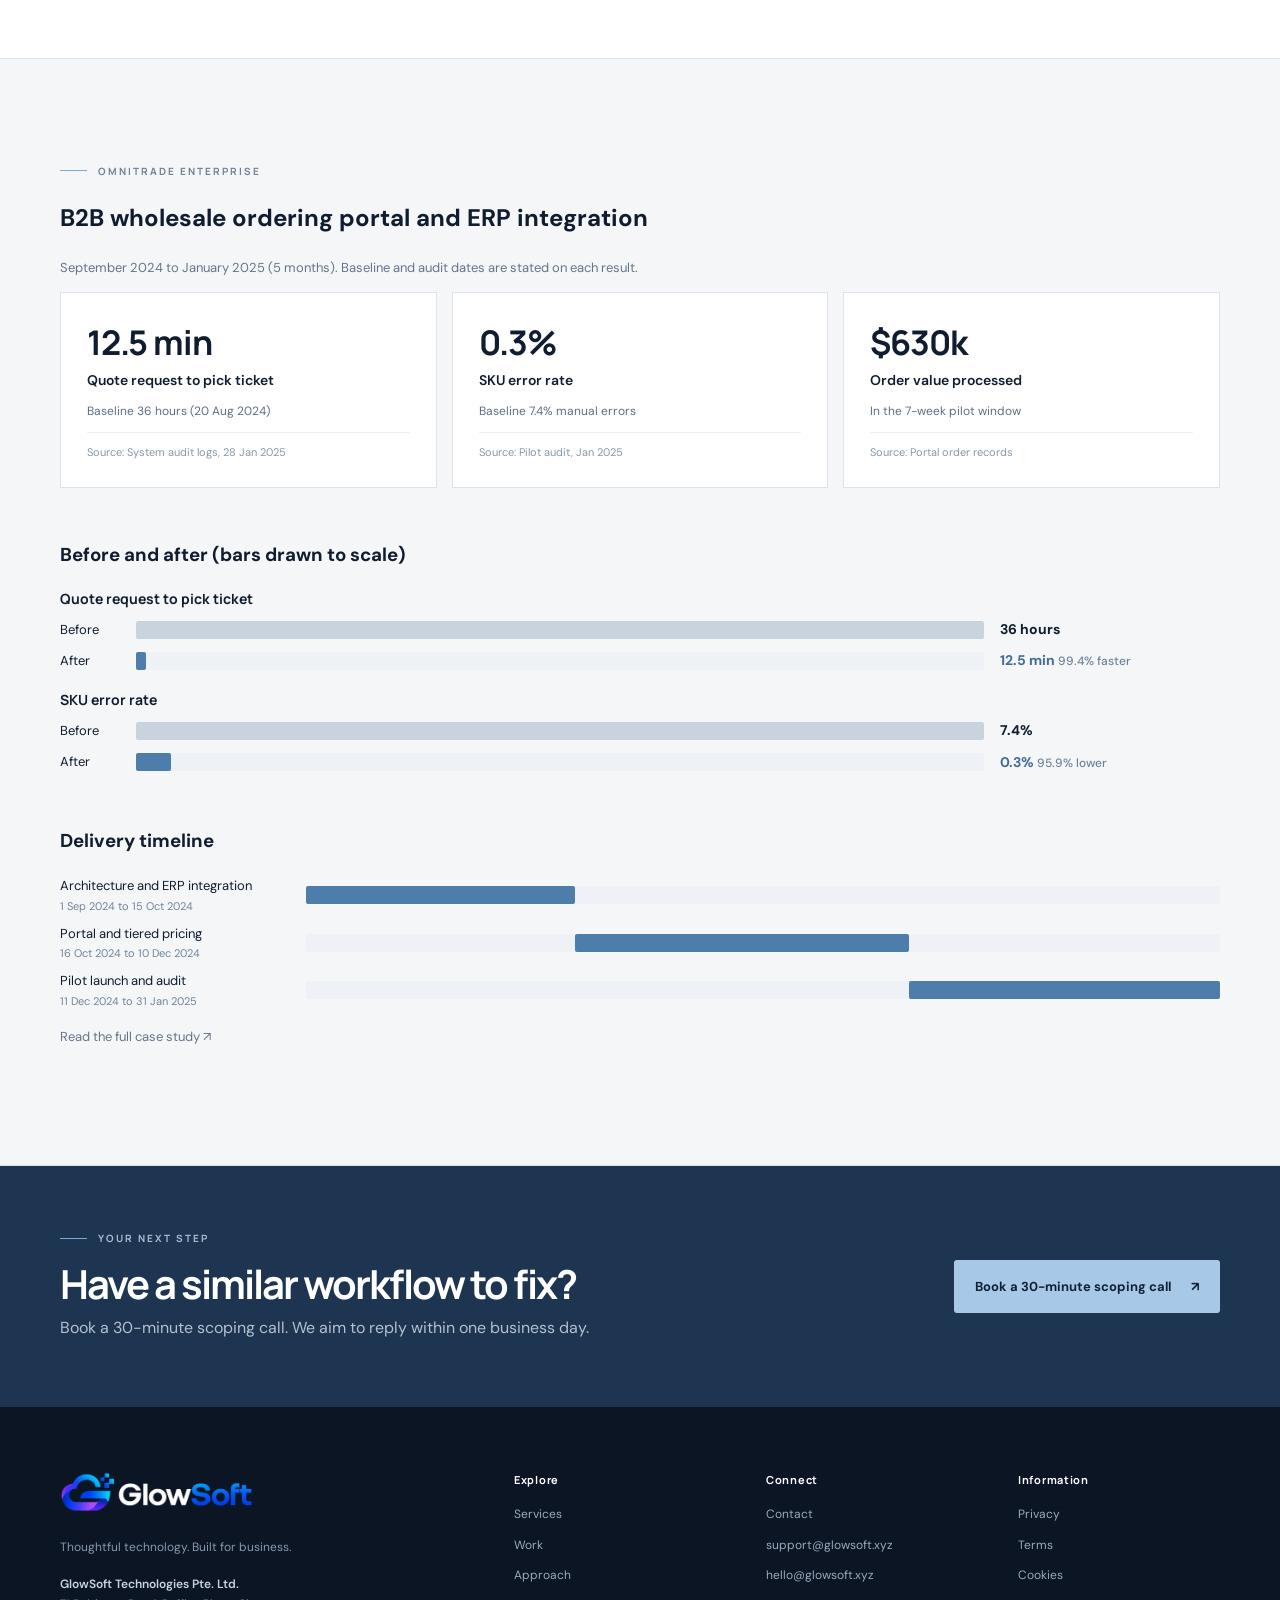
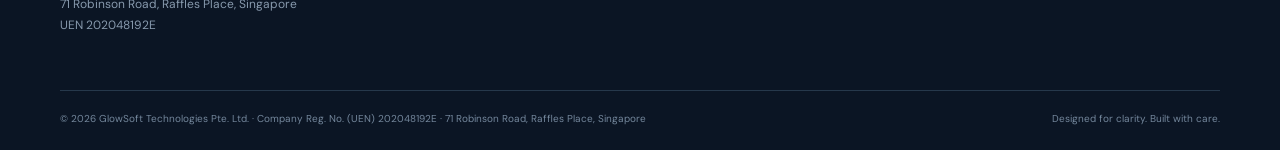
<file: dashboard.html>
<!doctype html><html lang="en"><head><meta charset="utf-8"><meta name="viewport" content="width=device-width,initial-scale=1"><meta name="description" content="Results summary for two delivered projects: before and after figures, delivery timelines and measurement sources."><title>Results summary — Glowsoft</title><meta property="og:site_name" content="Glowsoft"><meta property="og:title" content="Results summary — Glowsoft"><meta property="og:description" content="Results summary for two delivered projects: before and after figures, delivery timelines and measurement sources."><meta property="og:type" content="website"><meta property="og:url" content="https://glowsoft.xyz/dashboard.html"><meta property="og:image" content="https://glowsoft.xyz/assets/og-image.png"><meta name="twitter:card" content="summary_large_image"><link rel="canonical" href="https://glowsoft.xyz/dashboard.html"><link rel="icon" type="image/png" href="assets/favicon.png"><link rel="apple-touch-icon" href="assets/apple-touch-icon.png"><link href="https://fonts.googleapis.com/css2?family=DM+Sans:wght@400;500;600;700&family=Manrope:wght@400;500;600;700;800&display=swap" rel="stylesheet"><link rel="stylesheet" href="assets/styles.css"><script defer src="assets/main.js"></script></head><body><header class="site-header"><div class="container nav-wrap"><a class="brand" href="index.html"><img class="brand-logo" src="assets/logo.png" alt="GlowSoft" width="180" height="37"></a><button class="menu-toggle" aria-label="Open navigation" aria-expanded="false"><span></span><span></span></button><nav class="main-nav" aria-label="Main navigation"><a href="services.html">Services</a><a href="index.html#approach">Approach</a><a href="dashboard.html">About</a><a href="contact.html">Contact</a><a class="nav-cta" href="contact.html">Book a scoping call <span>↗</span></a></nav></div></header><main id="main"><section class="page-hero"><div class="container"><div class="eyebrow"><span class="eyebrow-line"></span> RESULTS SUMMARY</div><h1>The numbers,<br><em>at a glance.</em></h1><p>Before and after figures for two delivered projects. This is a summary of audited results, not a live feed. Each figure names its baseline date and source.</p><p class="hero-actions"><a class="button button-primary" href="assets/glowsoft-case-studies.pdf" download>Download the case study deck (PDF) ↓</a></p></div></section><section class="section-pad cs-wrap"><div class="container"><div class="eyebrow dark"><span class="eyebrow-line"></span> APEX LOGISTICS APAC</div><h2>Supply chain ERP and API integration</h2><p class="cs-verify">June to November 2024 (6 months). Baseline and audit dates are stated on each result.</p><div class="cs-metrics"><div class="cs-metric"><b>24.0 days</b><span>Partner onboarding cycle</span><small>Baseline 42.5 days (28 May 2024)</small><em>Source: SQL audit logs, 25 Nov 2024</em></div><div class="cs-metric"><b>1,420</b><span>Orders per month</span><small>Across 34 active distributors</small><em>Source: Automated ERP order logs</em></div><div class="cs-metric"><b>99.1%</b><span>Data accuracy</span><em>Source: Automated multicurrency cross-check</em></div></div><h3 class="cs-h">Before and after (bars drawn to scale)</h3><div class="db-pair"><h4>Onboarding cycle</h4><div class="db-row"><span>Before</span><div class="db-track"><i class="b0" style="left:0;width:100%"></i></div><b>42.5 days</b></div><div class="db-row"><span>After</span><div class="db-track"><i style="left:0;width:56.5%"></i></div><b class="hi">24.0 days <small>43.5% shorter</small></b></div></div><h3 class="cs-h">Delivery timeline</h3><div class="db-tl"><div class="db-row"><span>Discovery and schema mapping<small>1 Jun 2024 to 15 Jul 2024</small></span><div class="db-track"><i style="left:0.0%;width:24.6%"></i></div></div><div class="db-row"><span>Portal and automated verification<small>16 Jul 2024 to 30 Sep 2024</small></span><div class="db-track"><i style="left:24.6%;width:42.1%"></i></div></div><div class="db-row"><span>Staged rollout<small>1 Oct 2024 to 30 Nov 2024</small></span><div class="db-track"><i style="left:66.7%;width:33.3%"></i></div></div></div><p class="cs-verify"><a href="work.html#apex">Read the full case study ↗</a></p></div></section><section class="section-pad cs-wrap alt"><div class="container"><div class="eyebrow dark"><span class="eyebrow-line"></span> OMNITRADE ENTERPRISE</div><h2>B2B wholesale ordering portal and ERP integration</h2><p class="cs-verify">September 2024 to January 2025 (5 months). Baseline and audit dates are stated on each result.</p><div class="cs-metrics"><div class="cs-metric"><b>12.5 min</b><span>Quote request to pick ticket</span><small>Baseline 36 hours (20 Aug 2024)</small><em>Source: System audit logs, 28 Jan 2025</em></div><div class="cs-metric"><b>0.3%</b><span>SKU error rate</span><small>Baseline 7.4% manual errors</small><em>Source: Pilot audit, Jan 2025</em></div><div class="cs-metric"><b>$630k</b><span>Order value processed</span><small>In the 7-week pilot window</small><em>Source: Portal order records</em></div></div><h3 class="cs-h">Before and after (bars drawn to scale)</h3><div class="db-pair"><h4>Quote request to pick ticket</h4><div class="db-row"><span>Before</span><div class="db-track"><i class="b0" style="left:0;width:100%"></i></div><b>36 hours</b></div><div class="db-row"><span>After</span><div class="db-track"><i style="left:0;width:1.2%"></i></div><b class="hi">12.5 min <small>99.4% faster</small></b></div></div><div class="db-pair"><h4>SKU error rate</h4><div class="db-row"><span>Before</span><div class="db-track"><i class="b0" style="left:0;width:100%"></i></div><b>7.4%</b></div><div class="db-row"><span>After</span><div class="db-track"><i style="left:0;width:4.1%"></i></div><b class="hi">0.3% <small>95.9% lower</small></b></div></div><h3 class="cs-h">Delivery timeline</h3><div class="db-tl"><div class="db-row"><span>Architecture and ERP integration<small>1 Sep 2024 to 15 Oct 2024</small></span><div class="db-track"><i style="left:0.0%;width:29.4%"></i></div></div><div class="db-row"><span>Portal and tiered pricing<small>16 Oct 2024 to 10 Dec 2024</small></span><div class="db-track"><i style="left:29.4%;width:36.6%"></i></div></div><div class="db-row"><span>Pilot launch and audit<small>11 Dec 2024 to 31 Jan 2025</small></span><div class="db-track"><i style="left:66.0%;width:34.0%"></i></div></div></div><p class="cs-verify"><a href="work.html#omnitrade">Read the full case study ↗</a></p></div></section><section class="cta-band"><div class="container cta-inner"><div><div class="eyebrow"><span class="eyebrow-line"></span> YOUR NEXT STEP</div><h2>Have a similar workflow to fix?</h2><p>Book a 30-minute scoping call. We aim to reply within one business day.</p></div><a class="button button-primary" href="contact.html">Book a 30-minute scoping call <span>↗</span></a></div></section></main><footer class="site-footer"><div class="container footer-main"><div class="footer-brand"><a class="brand" href="index.html"><img class="brand-logo" src="assets/logo-light.png" alt="GlowSoft" width="180" height="37"></a><p>Thoughtful technology. Built for business.</p><address class="footer-address"><b>GlowSoft Technologies Pte. Ltd.</b><br>71 Robinson Road, Raffles Place, Singapore<br>UEN 202048192E</address></div><div class="footer-col"><b>Explore</b><a href="services.html">Services</a><a href="work.html">Work</a><a href="index.html#approach">Approach</a></div><div class="footer-col"><b>Connect</b><a href="contact.html">Contact</a><a href="mailto:support@glowsoft.xyz">support@glowsoft.xyz</a><a href="mailto:hello@glowsoft.xyz">hello@glowsoft.xyz</a></div><div class="footer-col"><b>Information</b><a href="privacy.html">Privacy</a><a href="terms.html">Terms</a><a href="cookies.html">Cookies</a></div></div><div class="container footer-bottom"><span>© 2026 GlowSoft Technologies Pte. Ltd. · Company Reg. No. (UEN) 202048192E · 71 Robinson Road, Raffles Place, Singapore</span><span>Designed for clarity. Built with care.</span></div></footer></body></html>
</file>
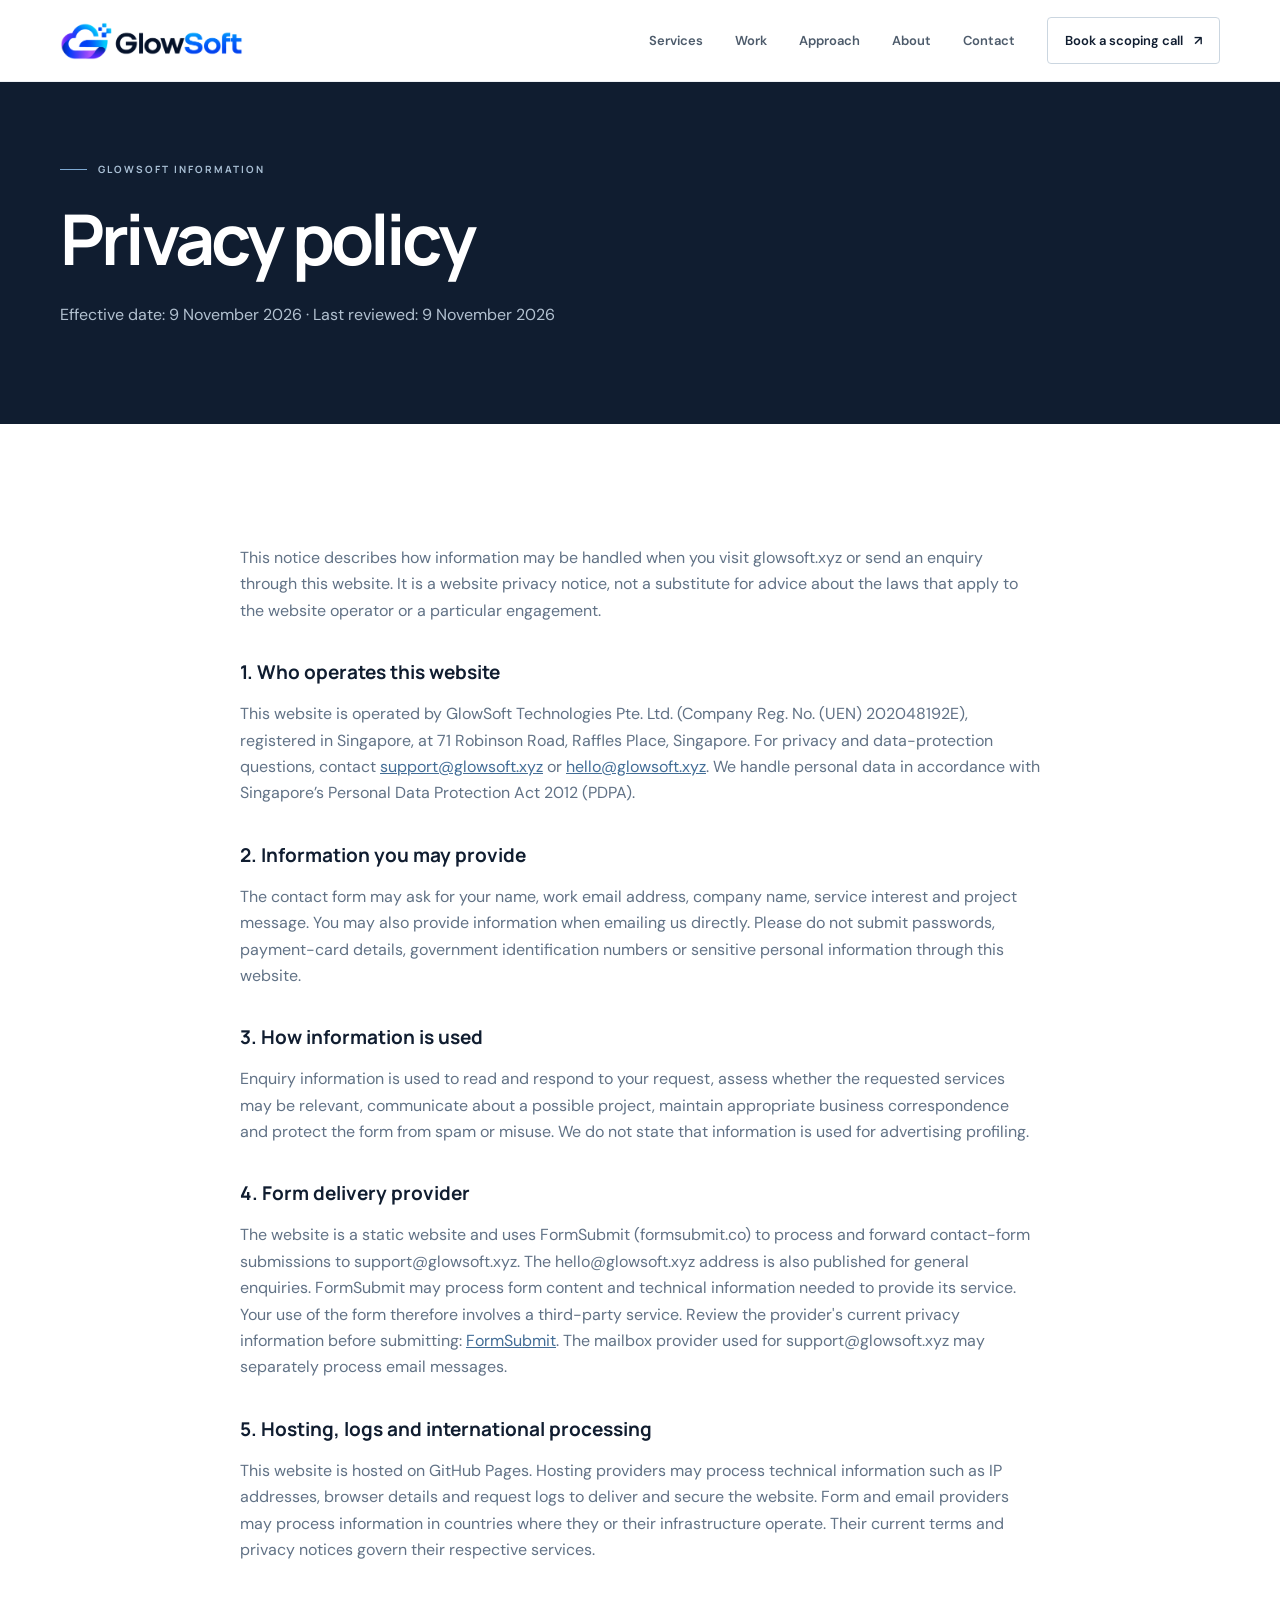
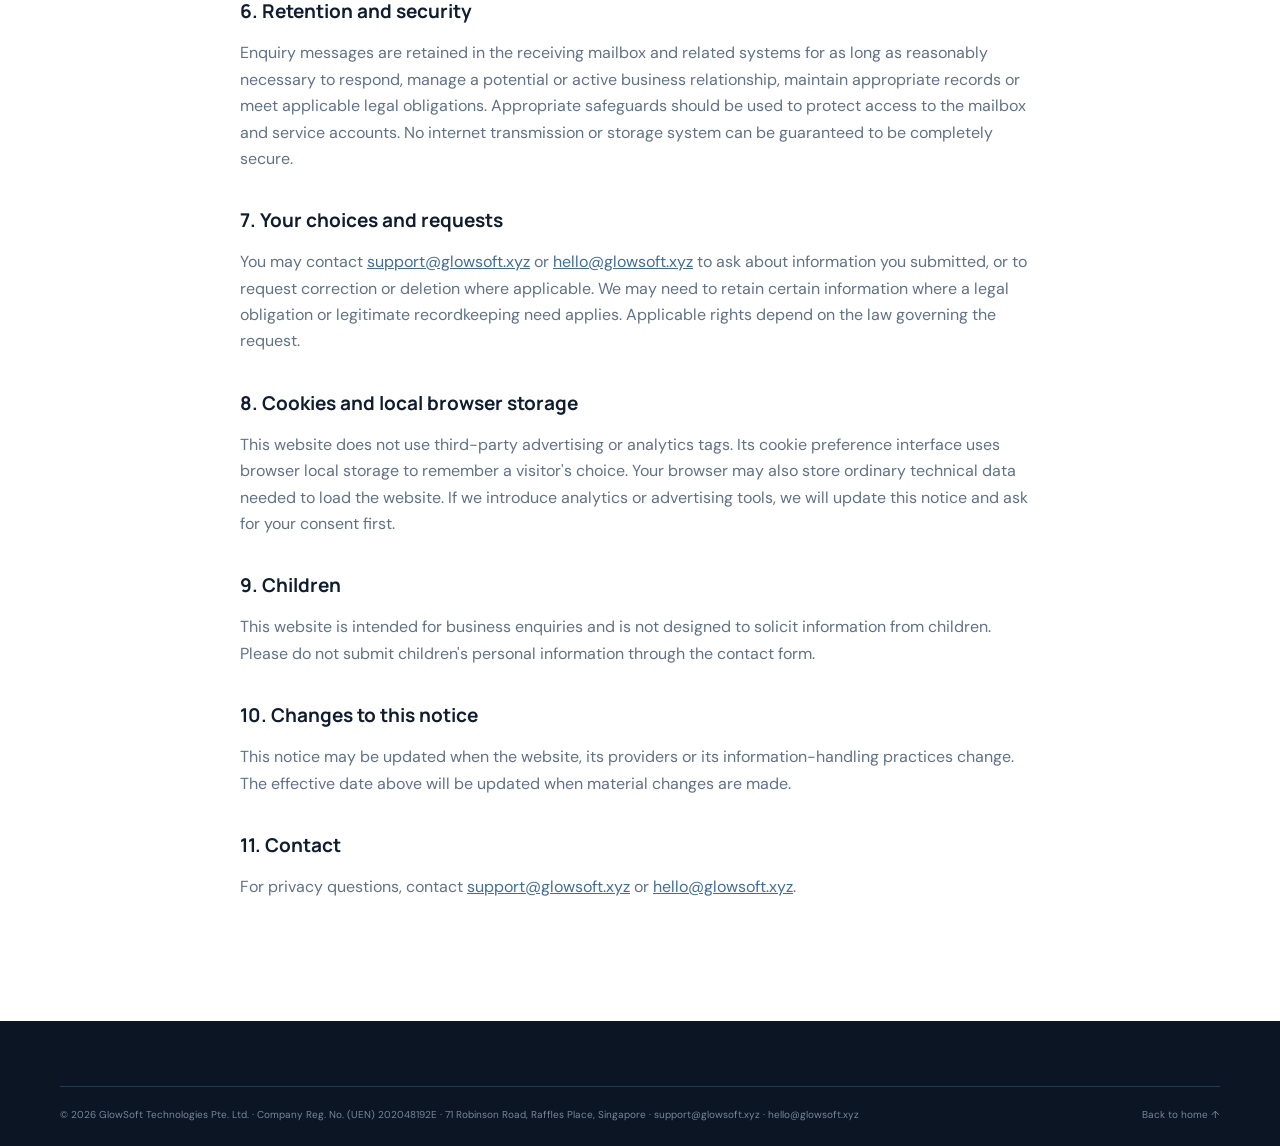
<file: privacy.html>
<!doctype html>
<html lang="en">
<head>
<meta charset="utf-8"><meta name="viewport" content="width=device-width,initial-scale=1">
<meta name="description" content="Glowsoft website privacy notice explaining enquiry information and contact options.">
<title>Privacy policy — Glowsoft</title>
<link rel="canonical" href="https://glowsoft.xyz/privacy.html">
<link rel="icon" type="image/png" href="assets/favicon.png"><link rel="apple-touch-icon" href="assets/apple-touch-icon.png">
<link href="https://fonts.googleapis.com/css2?family=DM+Sans:wght@400;500;600;700&family=Manrope:wght@400;500;600;700;800&display=swap" rel="stylesheet">
<link rel="stylesheet" href="assets/styles.css"><script defer src="assets/main.js"></script>
</head>
<body>
<header class="site-header"><div class="container nav-wrap">
<a class="brand" href="index.html" aria-label="Glowsoft home"><img class="brand-logo" src="assets/logo.png" alt="GlowSoft" width="180" height="37"></a>
<button class="menu-toggle" aria-label="Open navigation" aria-expanded="false"><span></span><span></span></button>
<nav class="main-nav" aria-label="Main navigation"><a href="services.html">Services</a><a href="work.html">Work</a><a href="index.html#approach">Approach</a><a href="about.html">About</a><a href="contact.html">Contact</a><a class="nav-cta" href="contact.html">Book a scoping call <span>↗</span></a></nav>
</div></header>
<main id="main">
<section class="page-hero compact"><div class="container"><div class="eyebrow"><span class="eyebrow-line"></span> GLOWSOFT INFORMATION</div><h1>Privacy policy</h1><p>Effective date: 9 November 2026 · Last reviewed: 9 November 2026</p></div></section>
<section class="section-pad"><div class="container legal-copy">
<p>This notice describes how information may be handled when you visit glowsoft.xyz or send an enquiry through this website. It is a website privacy notice, not a substitute for advice about the laws that apply to the website operator or a particular engagement.</p>
<h2>1. Who operates this website</h2>
<p>This website is operated by GlowSoft Technologies Pte. Ltd. (Company Reg. No. (UEN) 202048192E), registered in Singapore, at 71 Robinson Road, Raffles Place, Singapore. For privacy and data-protection questions, contact <a href="mailto:support@glowsoft.xyz">support@glowsoft.xyz</a> or <a href="mailto:hello@glowsoft.xyz">hello@glowsoft.xyz</a>. We handle personal data in accordance with Singapore’s Personal Data Protection Act 2012 (PDPA).</p>
<h2>2. Information you may provide</h2>
<p>The contact form may ask for your name, work email address, company name, service interest and project message. You may also provide information when emailing us directly. Please do not submit passwords, payment-card details, government identification numbers or sensitive personal information through this website.</p>
<h2>3. How information is used</h2>
<p>Enquiry information is used to read and respond to your request, assess whether the requested services may be relevant, communicate about a possible project, maintain appropriate business correspondence and protect the form from spam or misuse. We do not state that information is used for advertising profiling.</p>
<h2>4. Form delivery provider</h2>
<p>The website is a static website and uses FormSubmit (formsubmit.co) to process and forward contact-form submissions to support@glowsoft.xyz. The hello@glowsoft.xyz address is also published for general enquiries. FormSubmit may process form content and technical information needed to provide its service. Your use of the form therefore involves a third-party service. Review the provider's current privacy information before submitting: <a href="https://formsubmit.co/">FormSubmit</a>. The mailbox provider used for support@glowsoft.xyz may separately process email messages.</p>
<h2>5. Hosting, logs and international processing</h2>
<p>This website is hosted on GitHub Pages. Hosting providers may process technical information such as IP addresses, browser details and request logs to deliver and secure the website. Form and email providers may process information in countries where they or their infrastructure operate. Their current terms and privacy notices govern their respective services.</p>
<h2>6. Retention and security</h2>
<p>Enquiry messages are retained in the receiving mailbox and related systems for as long as reasonably necessary to respond, manage a potential or active business relationship, maintain appropriate records or meet applicable legal obligations. Appropriate safeguards should be used to protect access to the mailbox and service accounts. No internet transmission or storage system can be guaranteed to be completely secure.</p>
<h2>7. Your choices and requests</h2>
<p>You may contact <a href="mailto:support@glowsoft.xyz">support@glowsoft.xyz</a> or <a href="mailto:hello@glowsoft.xyz">hello@glowsoft.xyz</a> to ask about information you submitted, or to request correction or deletion where applicable. We may need to retain certain information where a legal obligation or legitimate recordkeeping need applies. Applicable rights depend on the law governing the request.</p>
<h2>8. Cookies and local browser storage</h2>
<p>This website does not use third-party advertising or analytics tags. Its cookie preference interface uses browser local storage to remember a visitor's choice. Your browser may also store ordinary technical data needed to load the website. If we introduce analytics or advertising tools, we will update this notice and ask for your consent first.</p>
<h2>9. Children</h2>
<p>This website is intended for business enquiries and is not designed to solicit information from children. Please do not submit children's personal information through the contact form.</p>
<h2>10. Changes to this notice</h2>
<p>This notice may be updated when the website, its providers or its information-handling practices change. The effective date above will be updated when material changes are made.</p>
<h2>11. Contact</h2>
<p>For privacy questions, contact <a href="mailto:support@glowsoft.xyz">support@glowsoft.xyz</a> or <a href="mailto:hello@glowsoft.xyz">hello@glowsoft.xyz</a>.</p>
</div></section></main>
<footer class="site-footer"><div class="container footer-bottom"><span>© 2026 GlowSoft Technologies Pte. Ltd. · Company Reg. No. (UEN) 202048192E · 71 Robinson Road, Raffles Place, Singapore · <a href="mailto:support@glowsoft.xyz">support@glowsoft.xyz</a> · <a href="mailto:hello@glowsoft.xyz">hello@glowsoft.xyz</a></span><a href="index.html">Back to home ↑</a></div></footer>
</body></html>
</file>
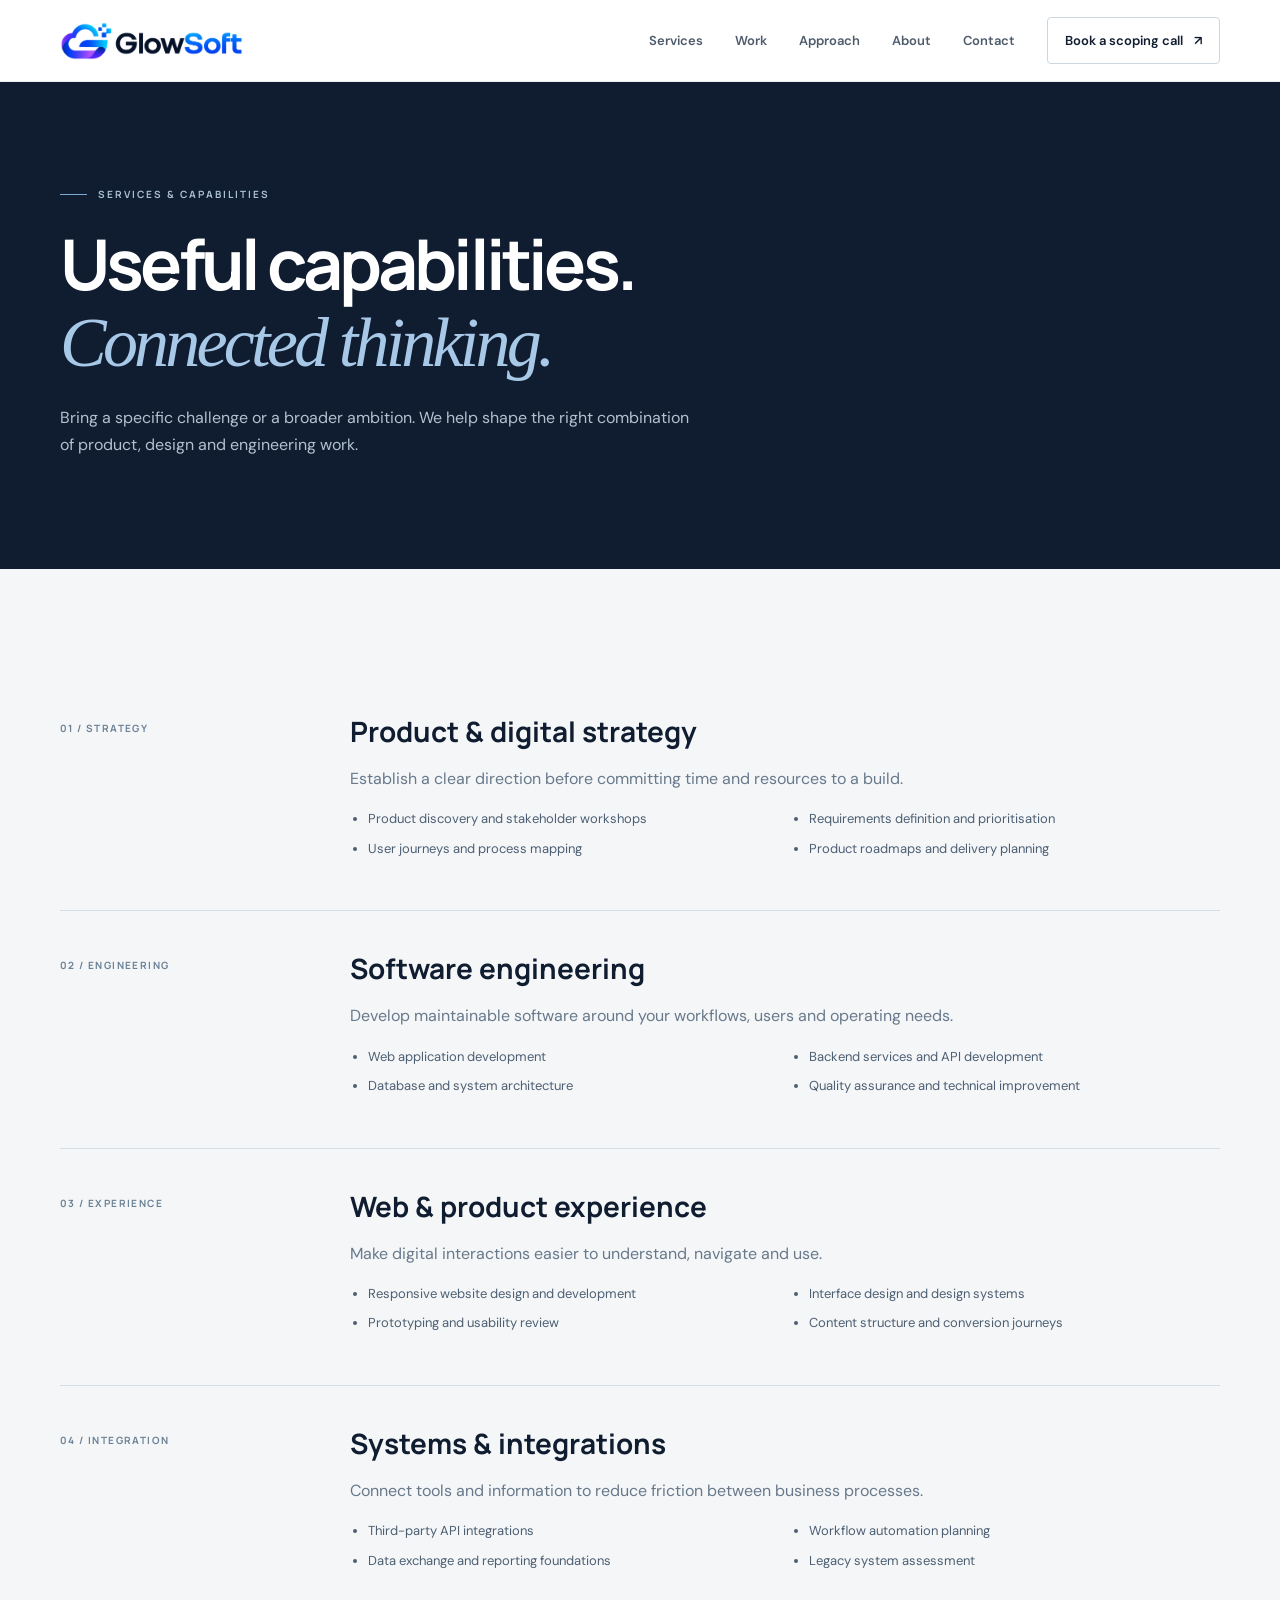
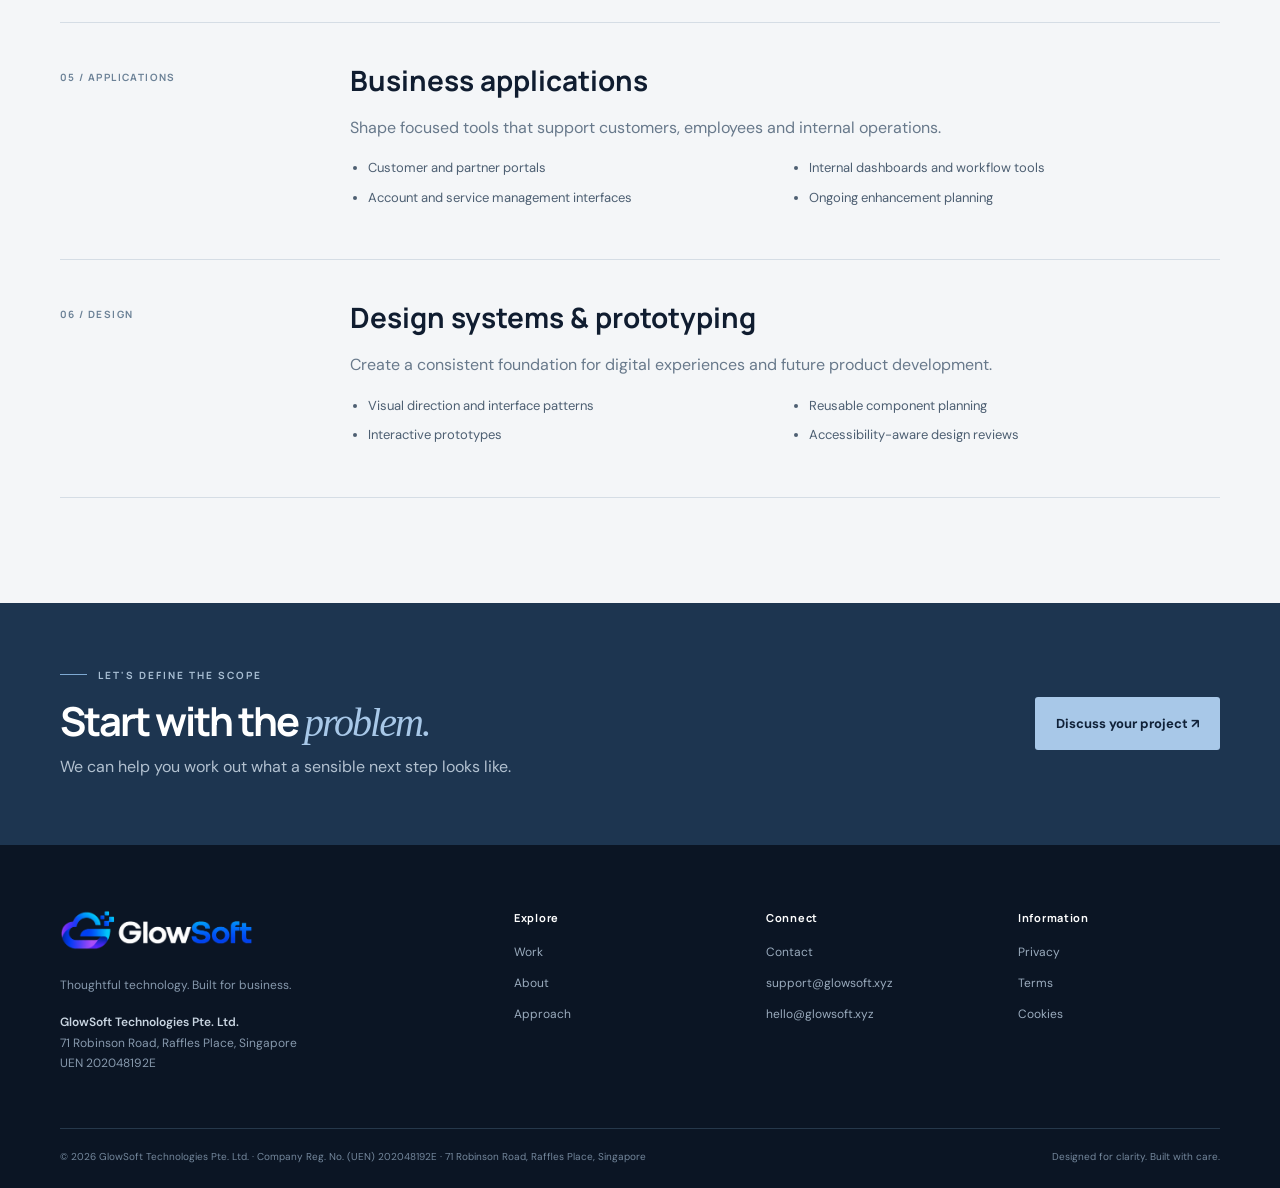
<file: services.html>
<!doctype html><html lang="en"><head><meta charset="utf-8"><meta name="viewport" content="width=device-width,initial-scale=1"><meta name="description" content="Product strategy, software engineering, web applications, systems integration and design for operations-led businesses."><title>Services — Glowsoft</title><meta property="og:site_name" content="Glowsoft"><meta property="og:title" content="Services — Glowsoft"><meta property="og:description" content="Product strategy, software engineering, web applications, systems integration and design for operations-led businesses."><meta property="og:type" content="website"><meta property="og:url" content="https://glowsoft.xyz/services.html"><meta property="og:image" content="https://glowsoft.xyz/assets/og-image.png"><meta name="twitter:card" content="summary_large_image"><link rel="canonical" href="https://glowsoft.xyz/services.html"><link rel="icon" type="image/png" href="assets/favicon.png"><link rel="apple-touch-icon" href="assets/apple-touch-icon.png"><link href="https://fonts.googleapis.com/css2?family=DM+Sans:wght@400;500;600;700&family=Manrope:wght@400;500;600;700;800&display=swap" rel="stylesheet"><link rel="stylesheet" href="assets/styles.css"><script defer src="assets/main.js"></script></head><body><header class="site-header"><div class="container nav-wrap"><a class="brand" href="index.html"><img class="brand-logo" src="assets/logo.png" alt="GlowSoft" width="180" height="37"></a><button class="menu-toggle" aria-label="Open navigation" aria-expanded="false"><span></span><span></span></button><nav class="main-nav" aria-label="Main navigation"><a href="services.html">Services</a><a href="work.html">Work</a><a href="index.html#approach">Approach</a><a href="about.html">About</a><a href="contact.html">Contact</a><a class="nav-cta" href="contact.html">Book a scoping call <span>↗</span></a></nav></div></header><main id="main"><section class="page-hero"><div class="container"><div class="eyebrow"><span class="eyebrow-line"></span> SERVICES &amp; CAPABILITIES</div><h1>Useful capabilities.<br><em>Connected thinking.</em></h1><p>Bring a specific challenge or a broader ambition. We help shape the right combination of product, design and engineering work.</p></div></section><section class="section-pad service-detail-wrap"><div class="container service-details"><article id="strategy"><div class="detail-index">01 / STRATEGY</div><div><h2>Product &amp; digital strategy</h2><p>Establish a clear direction before committing time and resources to a build.</p><ul><li>Product discovery and stakeholder workshops</li><li>Requirements definition and prioritisation</li><li>User journeys and process mapping</li><li>Product roadmaps and delivery planning</li></ul></div></article><article id="engineering"><div class="detail-index">02 / ENGINEERING</div><div><h2>Software engineering</h2><p>Develop maintainable software around your workflows, users and operating needs.</p><ul><li>Web application development</li><li>Backend services and API development</li><li>Database and system architecture</li><li>Quality assurance and technical improvement</li></ul></div></article><article id="experience"><div class="detail-index">03 / EXPERIENCE</div><div><h2>Web &amp; product experience</h2><p>Make digital interactions easier to understand, navigate and use.</p><ul><li>Responsive website design and development</li><li>Interface design and design systems</li><li>Prototyping and usability review</li><li>Content structure and conversion journeys</li></ul></div></article><article id="integration"><div class="detail-index">04 / INTEGRATION</div><div><h2>Systems &amp; integrations</h2><p>Connect tools and information to reduce friction between business processes.</p><ul><li>Third-party API integrations</li><li>Workflow automation planning</li><li>Data exchange and reporting foundations</li><li>Legacy system assessment</li></ul></div></article><article id="apps"><div class="detail-index">05 / APPLICATIONS</div><div><h2>Business applications</h2><p>Shape focused tools that support customers, employees and internal operations.</p><ul><li>Customer and partner portals</li><li>Internal dashboards and workflow tools</li><li>Account and service management interfaces</li><li>Ongoing enhancement planning</li></ul></div></article><article id="design"><div class="detail-index">06 / DESIGN</div><div><h2>Design systems &amp; prototyping</h2><p>Create a consistent foundation for digital experiences and future product development.</p><ul><li>Visual direction and interface patterns</li><li>Reusable component planning</li><li>Interactive prototypes</li><li>Accessibility-aware design reviews</li></ul></div></article></div></section><section class="cta-band"><div class="container cta-inner"><div><div class="eyebrow"><span class="eyebrow-line"></span> LET'S DEFINE THE SCOPE</div><h2>Start with the <em>problem.</em></h2><p>We can help you work out what a sensible next step looks like.</p></div><a class="button button-primary" href="contact.html">Discuss your project ↗</a></div></section></main><footer class="site-footer"><div class="container footer-main"><div class="footer-brand"><a class="brand" href="index.html"><img class="brand-logo" src="assets/logo-light.png" alt="GlowSoft" width="180" height="37"></a><p>Thoughtful technology. Built for business.</p><address class="footer-address"><b>GlowSoft Technologies Pte. Ltd.</b><br>71 Robinson Road, Raffles Place, Singapore<br>UEN 202048192E</address></div><div class="footer-col"><b>Explore</b><a href="work.html">Work</a><a href="about.html">About</a><a href="index.html#approach">Approach</a></div><div class="footer-col"><b>Connect</b><a href="contact.html">Contact</a><a href="mailto:support@glowsoft.xyz">support@glowsoft.xyz</a><a href="mailto:hello@glowsoft.xyz">hello@glowsoft.xyz</a></div><div class="footer-col"><b>Information</b><a href="privacy.html">Privacy</a><a href="terms.html">Terms</a><a href="cookies.html">Cookies</a></div></div><div class="container footer-bottom"><span>© 2026 GlowSoft Technologies Pte. Ltd. · Company Reg. No. (UEN) 202048192E · 71 Robinson Road, Raffles Place, Singapore</span><span>Designed for clarity. Built with care.</span></div></footer></body></html>
</file>
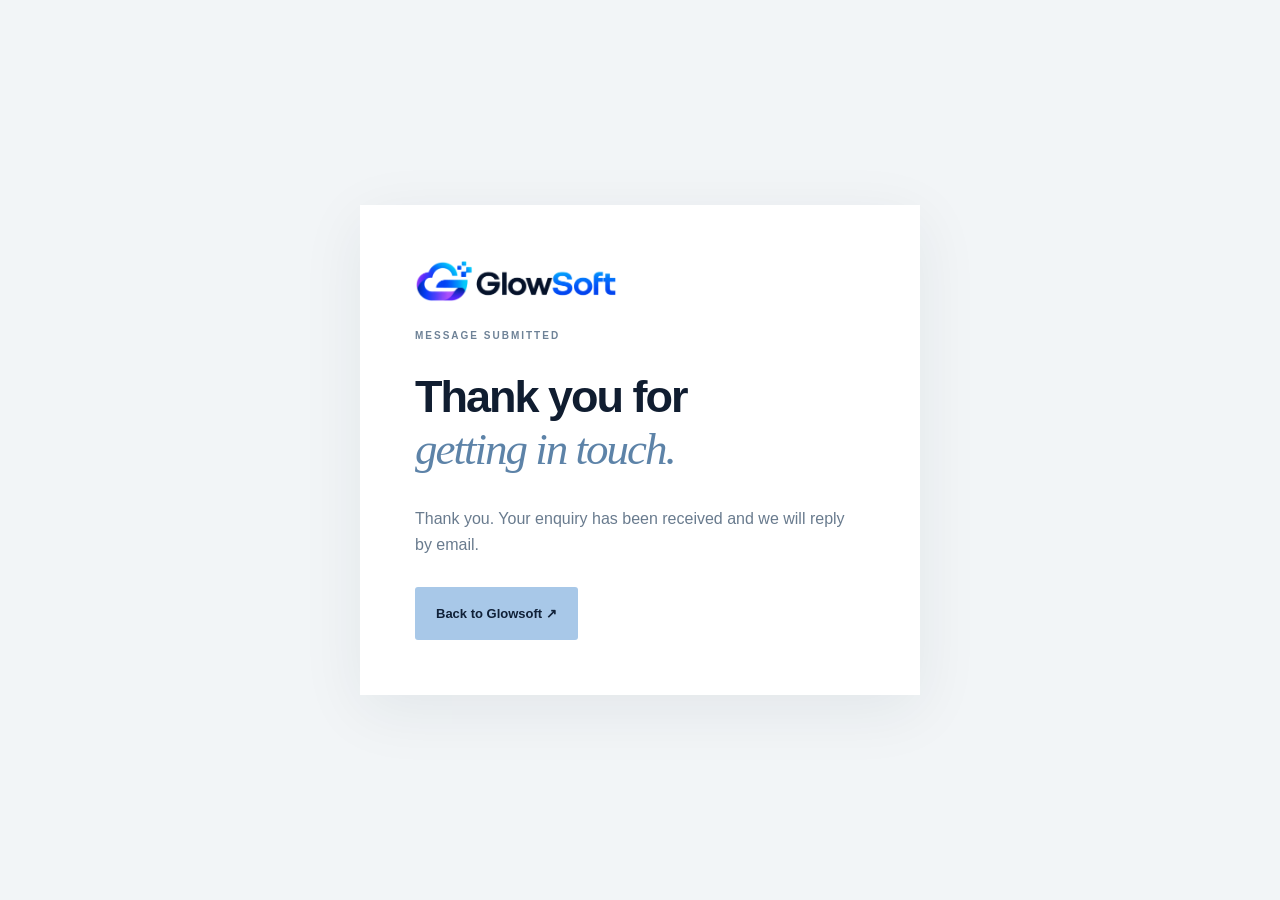
<file: success.html>
<!doctype html><html lang="en"><head><meta name="robots" content="noindex"><meta charset="utf-8"><meta name="viewport" content="width=device-width,initial-scale=1"><title>Enquiry received — Glowsoft</title><link rel="stylesheet" href="assets/styles.css"><link rel="icon" type="image/png" href="assets/favicon.png"><link rel="apple-touch-icon" href="assets/apple-touch-icon.png"></head><body><main class="success-page"><div class="success-card"><img class="brand-logo success-logo" src="assets/logo.png" alt="GlowSoft" width="200" height="42"><div class="eyebrow dark">MESSAGE SUBMITTED</div><h1>Thank you for<br><em>getting in touch.</em></h1><p>Thank you. Your enquiry has been received and we will reply by email.</p><a class="button button-primary" href="index.html">Back to Glowsoft ↗</a></div></main></body></html>
</file>
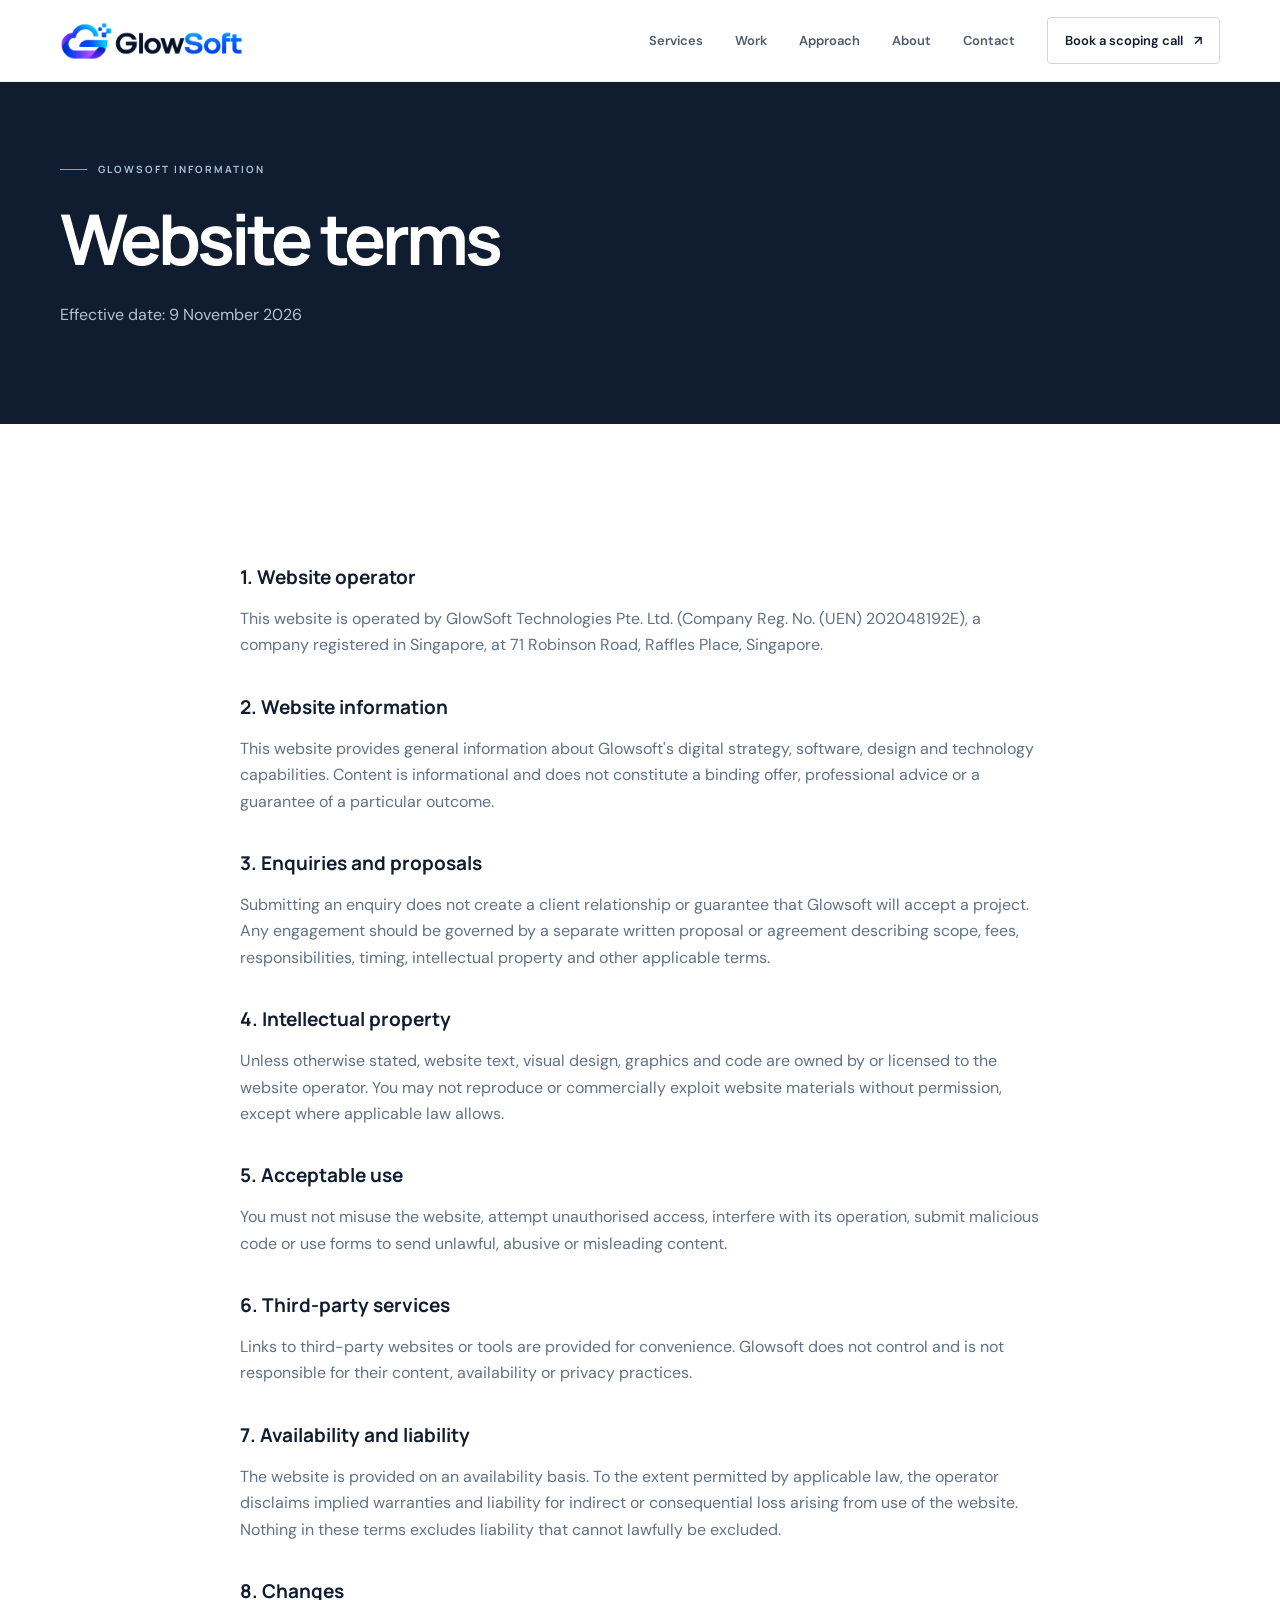
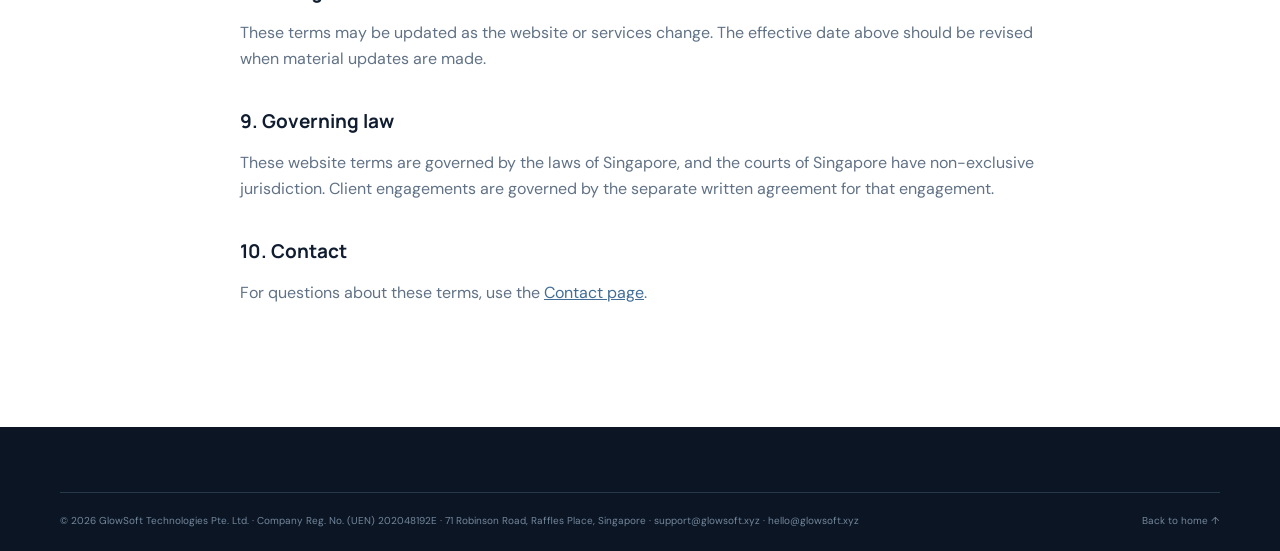
<file: terms.html>
<!doctype html><html lang="en"><head><meta charset="utf-8"><meta name="viewport" content="width=device-width,initial-scale=1"><title>Website terms — Glowsoft</title><link rel="canonical" href="https://glowsoft.xyz/terms.html"><link rel="icon" type="image/png" href="assets/favicon.png"><link rel="apple-touch-icon" href="assets/apple-touch-icon.png"><link href="https://fonts.googleapis.com/css2?family=DM+Sans:wght@400;500;600;700&family=Manrope:wght@400;500;600;700;800&display=swap" rel="stylesheet"><link rel="stylesheet" href="assets/styles.css"><script defer src="assets/main.js"></script></head><body><header class="site-header"><div class="container nav-wrap"><a class="brand" href="index.html"><img class="brand-logo" src="assets/logo.png" alt="GlowSoft" width="180" height="37"></a><button class="menu-toggle" aria-label="Open navigation" aria-expanded="false"><span></span><span></span></button><nav class="main-nav" aria-label="Main navigation"><a href="services.html">Services</a><a href="work.html">Work</a><a href="index.html#approach">Approach</a><a href="about.html">About</a><a href="contact.html">Contact</a><a class="nav-cta" href="contact.html">Book a scoping call <span>↗</span></a></nav></div></header><main id="main"><section class="page-hero compact"><div class="container"><div class="eyebrow"><span class="eyebrow-line"></span> GLOWSOFT INFORMATION</div><h1>Website terms</h1><p>Effective date: 9 November 2026</p></div></section><section class="section-pad"><div class="container legal-copy"><h2>1. Website operator</h2><p>This website is operated by GlowSoft Technologies Pte. Ltd. (Company Reg. No. (UEN) 202048192E), a company registered in Singapore, at 71 Robinson Road, Raffles Place, Singapore.</p><h2>2. Website information</h2><p>This website provides general information about Glowsoft's digital strategy, software, design and technology capabilities. Content is informational and does not constitute a binding offer, professional advice or a guarantee of a particular outcome.</p><h2>3. Enquiries and proposals</h2><p>Submitting an enquiry does not create a client relationship or guarantee that Glowsoft will accept a project. Any engagement should be governed by a separate written proposal or agreement describing scope, fees, responsibilities, timing, intellectual property and other applicable terms.</p><h2>4. Intellectual property</h2><p>Unless otherwise stated, website text, visual design, graphics and code are owned by or licensed to the website operator. You may not reproduce or commercially exploit website materials without permission, except where applicable law allows.</p><h2>5. Acceptable use</h2><p>You must not misuse the website, attempt unauthorised access, interfere with its operation, submit malicious code or use forms to send unlawful, abusive or misleading content.</p><h2>6. Third-party services</h2><p>Links to third-party websites or tools are provided for convenience. Glowsoft does not control and is not responsible for their content, availability or privacy practices.</p><h2>7. Availability and liability</h2><p>The website is provided on an availability basis. To the extent permitted by applicable law, the operator disclaims implied warranties and liability for indirect or consequential loss arising from use of the website. Nothing in these terms excludes liability that cannot lawfully be excluded.</p><h2>8. Changes</h2><p>These terms may be updated as the website or services change. The effective date above should be revised when material updates are made.</p><h2>9. Governing law</h2><p>These website terms are governed by the laws of Singapore, and the courts of Singapore have non-exclusive jurisdiction. Client engagements are governed by the separate written agreement for that engagement.</p><h2>10. Contact</h2><p>For questions about these terms, use the <a href="contact.html">Contact page</a>.</p></div></section></main><footer class="site-footer"><div class="container footer-bottom"><span>© 2026 GlowSoft Technologies Pte. Ltd. · Company Reg. No. (UEN) 202048192E · 71 Robinson Road, Raffles Place, Singapore · <a href="mailto:support@glowsoft.xyz">support@glowsoft.xyz</a> · <a href="mailto:hello@glowsoft.xyz">hello@glowsoft.xyz</a></span><a href="index.html">Back to home ↑</a></div></footer></body></html>
</file>
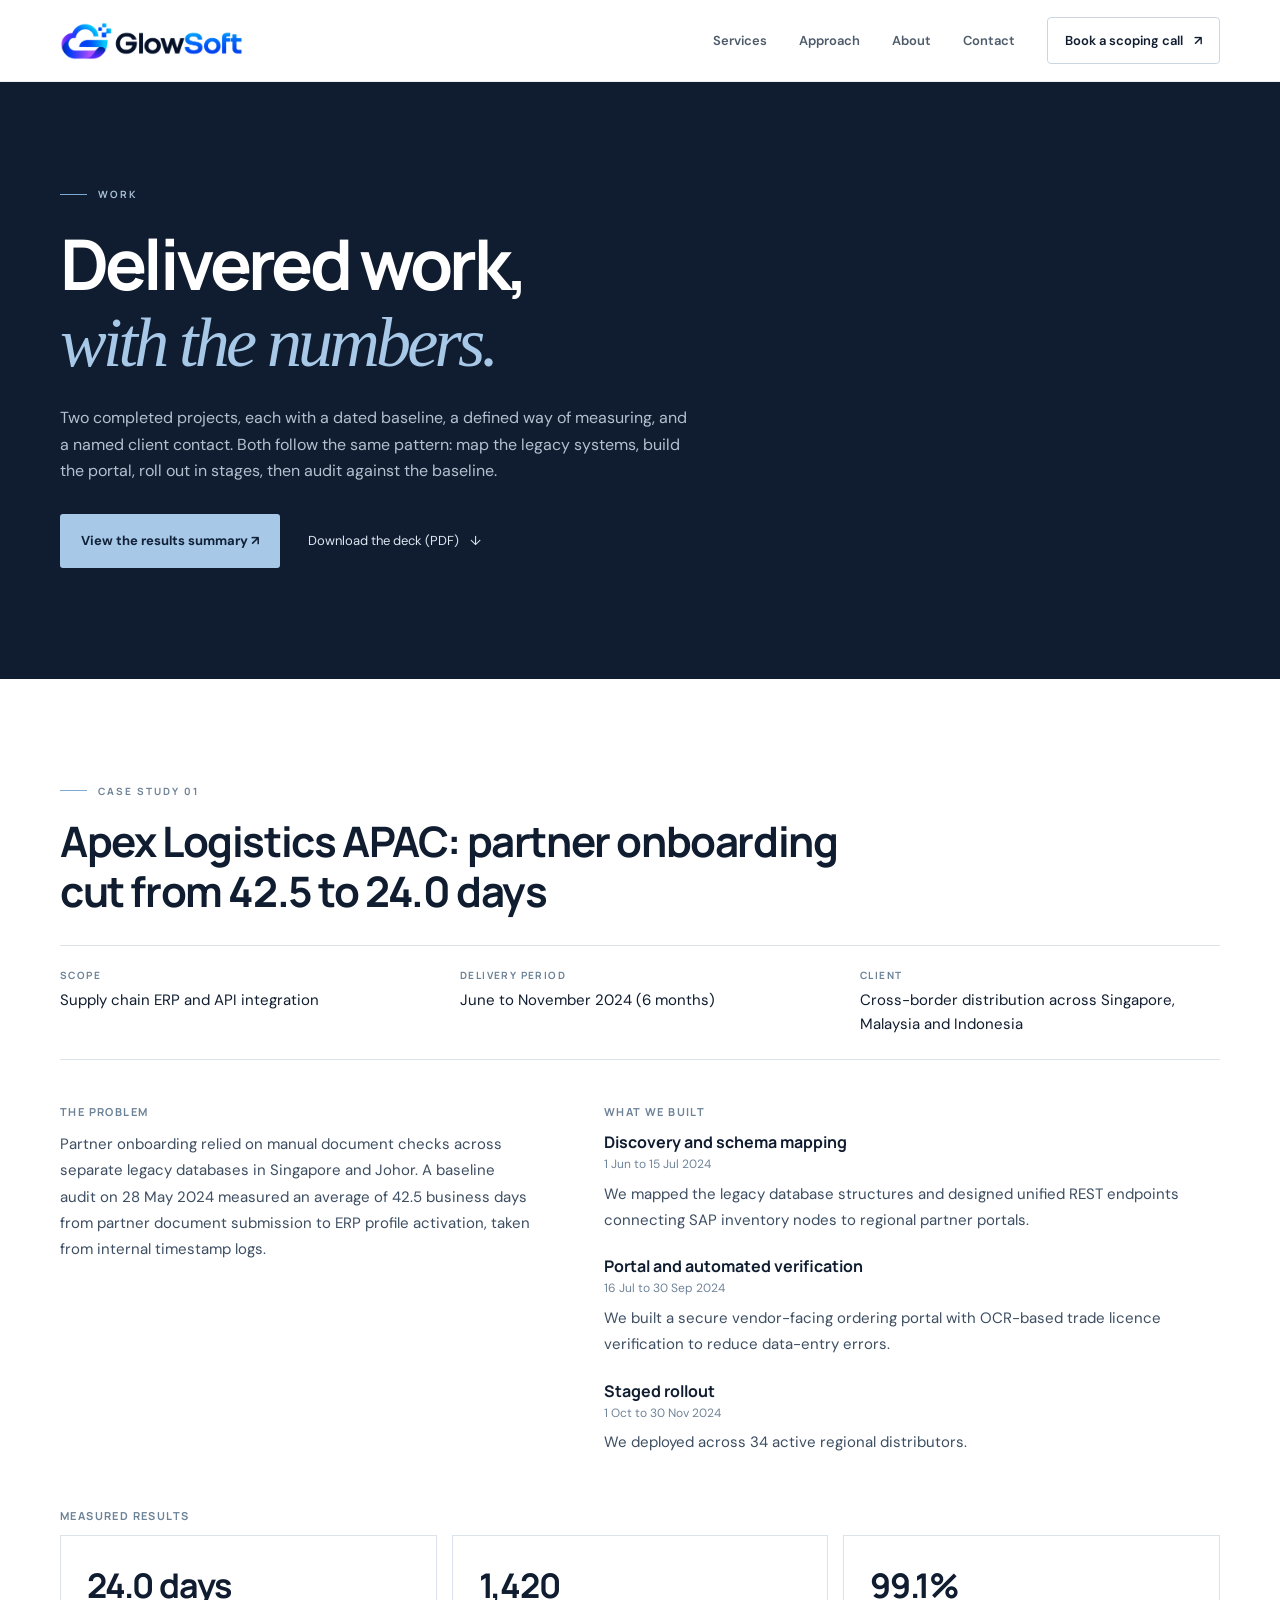
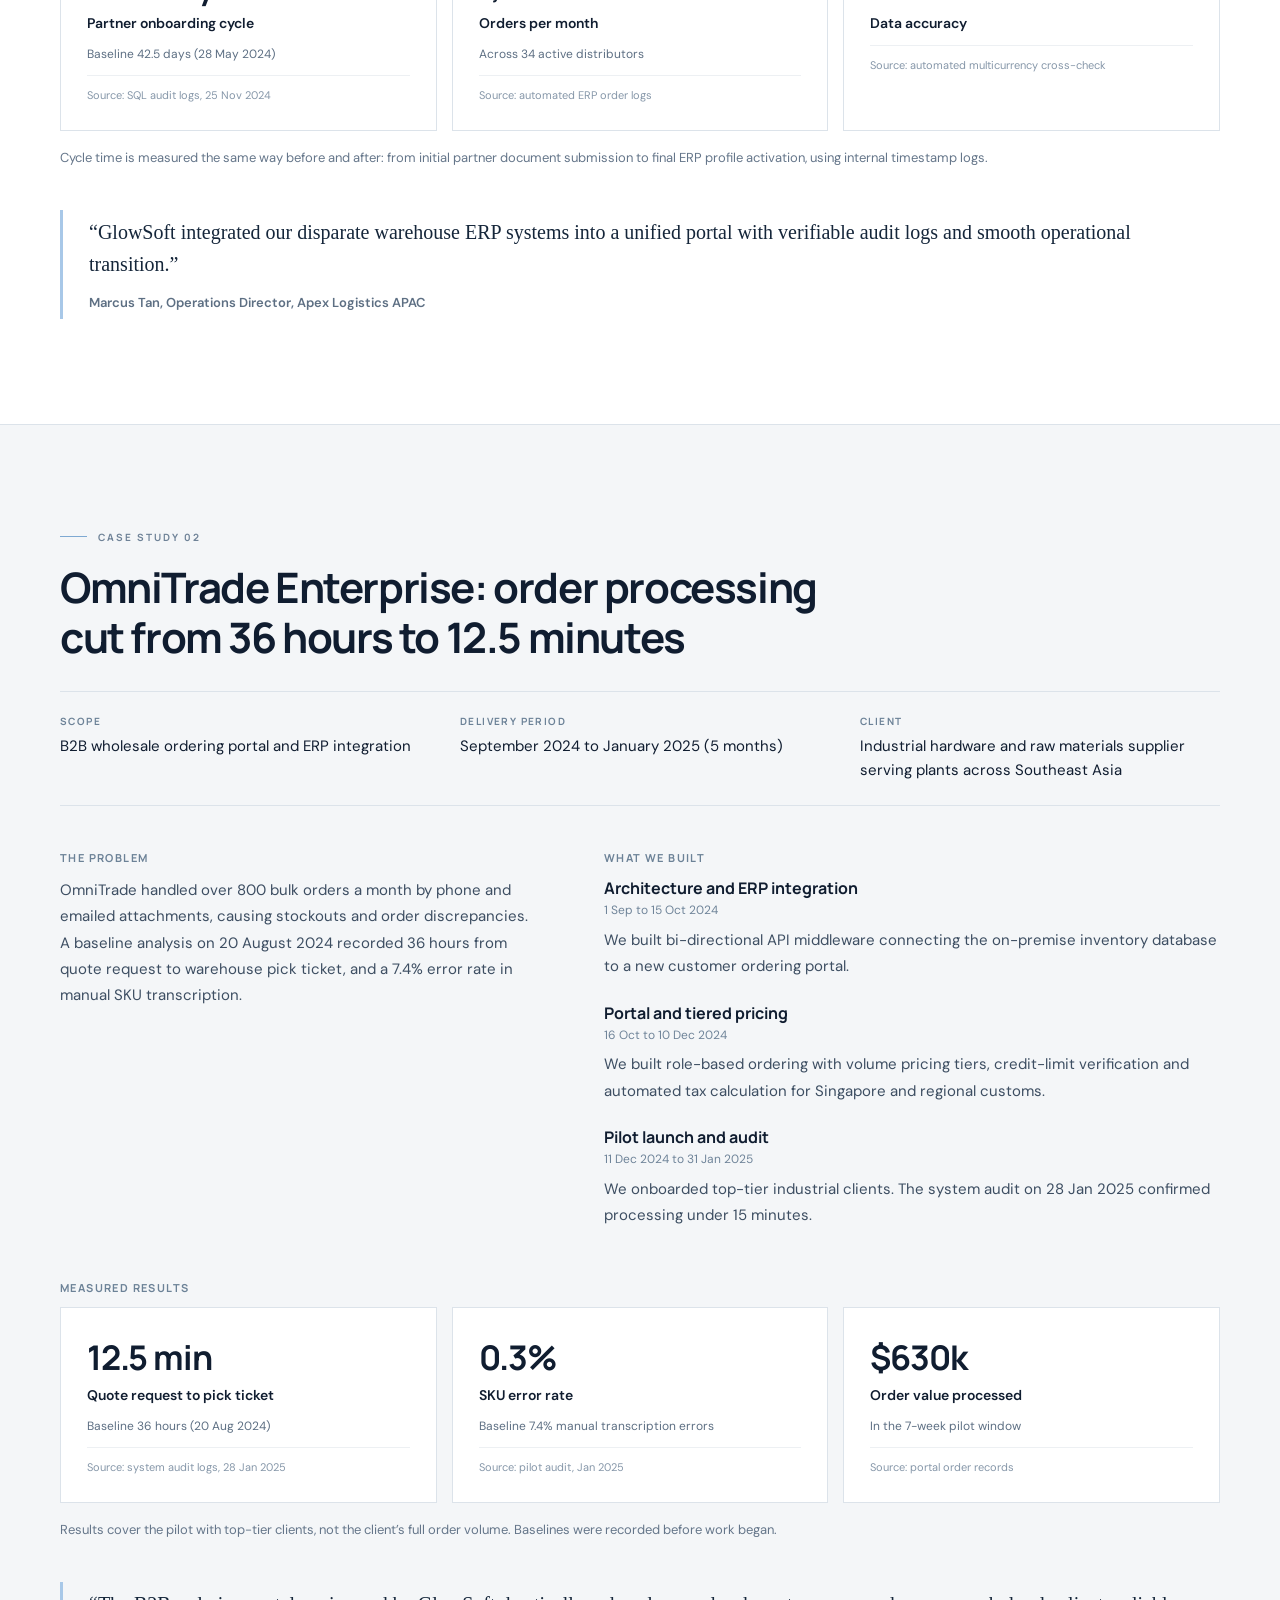
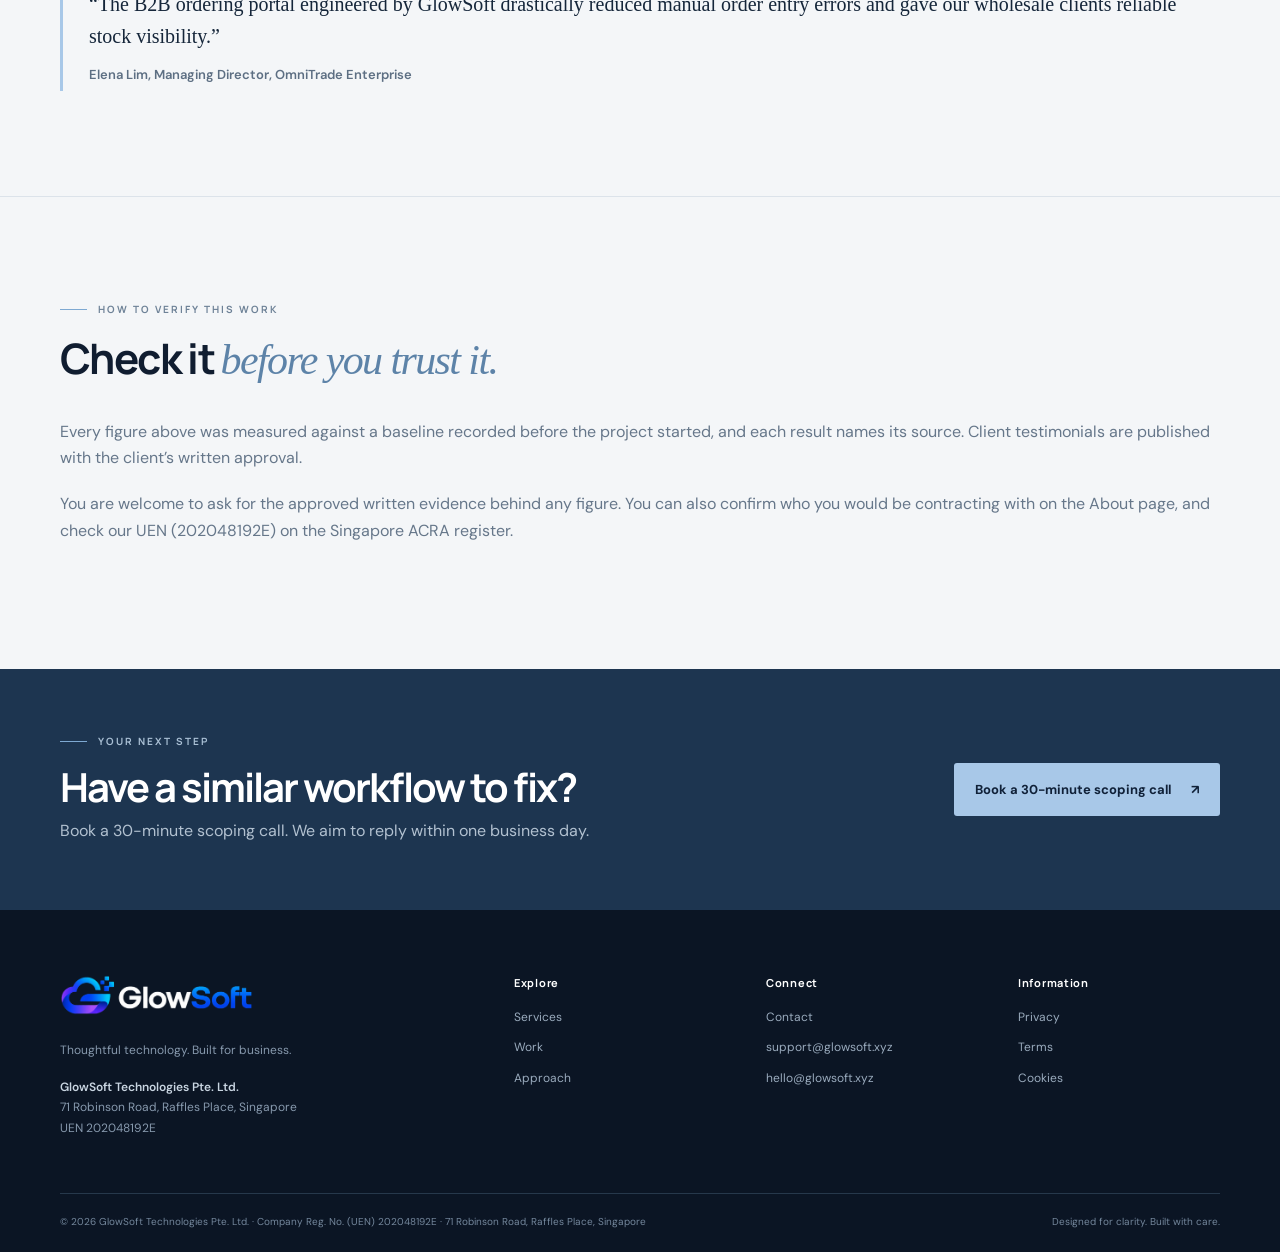
<file: work.html>
<!doctype html><html lang="en"><head><meta charset="utf-8"><meta name="viewport" content="width=device-width,initial-scale=1"><meta name="description" content="Two delivered projects: an ERP/API integration for Apex Logistics APAC and a B2B ordering portal for OmniTrade Enterprise, with baselines, dates and measured results."><title>Work — Glowsoft</title><meta property="og:site_name" content="Glowsoft"><meta property="og:title" content="Work — Glowsoft"><meta property="og:description" content="Two delivered projects: an ERP/API integration for Apex Logistics APAC and a B2B ordering portal for OmniTrade Enterprise, with baselines, dates and measured results."><meta property="og:type" content="website"><meta property="og:url" content="https://glowsoft.xyz/work.html"><meta property="og:image" content="https://glowsoft.xyz/assets/og-image.png"><meta name="twitter:card" content="summary_large_image"><link rel="canonical" href="https://glowsoft.xyz/work.html"><link rel="icon" type="image/png" href="assets/favicon.png"><link rel="apple-touch-icon" href="assets/apple-touch-icon.png"><link href="https://fonts.googleapis.com/css2?family=DM+Sans:wght@400;500;600;700&family=Manrope:wght@400;500;600;700;800&display=swap" rel="stylesheet"><link rel="stylesheet" href="assets/styles.css"><script defer src="assets/main.js"></script></head><body><header class="site-header"><div class="container nav-wrap"><a class="brand" href="index.html"><img class="brand-logo" src="assets/logo.png" alt="GlowSoft" width="180" height="37"></a><button class="menu-toggle" aria-label="Open navigation" aria-expanded="false"><span></span><span></span></button><nav class="main-nav" aria-label="Main navigation"><a href="services.html">Services</a><a href="index.html#approach">Approach</a><a href="work.html">About</a><a href="contact.html">Contact</a><a class="nav-cta" href="contact.html">Book a scoping call <span>↗</span></a></nav></div></header><main id="main"><section class="page-hero"><div class="container"><div class="eyebrow"><span class="eyebrow-line"></span> WORK</div><h1>Delivered work,<br><em>with the numbers.</em></h1><p>Two completed projects, each with a dated baseline, a defined way of measuring, and a named client contact. Both follow the same pattern: map the legacy systems, build the portal, roll out in stages, then audit against the baseline.</p><p class="hero-actions"><a class="button button-primary" href="dashboard.html">View the results summary ↗</a><a class="text-link" href="assets/glowsoft-case-studies.pdf" download>Download the deck (PDF) <span>↓</span></a></p></div></section>
<section class="section-pad cs-wrap"><article class="cs" id="apex"><div class="container">
<div class="eyebrow dark"><span class="eyebrow-line"></span> CASE STUDY 01</div>
<h2>Apex Logistics APAC: partner onboarding cut from 42.5 to 24.0 days</h2>
<dl class="cs-facts"><div><dt>Scope</dt><dd>Supply chain ERP and API integration</dd></div><div><dt>Delivery period</dt><dd>June to November 2024 (6 months)</dd></div><div><dt>Client</dt><dd>Cross-border distribution across Singapore, Malaysia and Indonesia</dd></div></dl>
<div class="cs-cols"><div><h3>The problem</h3><p>Partner onboarding relied on manual document checks across separate legacy databases in Singapore and Johor. A baseline audit on 28 May 2024 measured an average of 42.5 business days from partner document submission to ERP profile activation, taken from internal timestamp logs.</p></div><div><h3>What we built</h3><ol class="cs-phases"><li><b>Discovery and schema mapping</b><i>1 Jun to 15 Jul 2024</i><p>We mapped the legacy database structures and designed unified REST endpoints connecting SAP inventory nodes to regional partner portals.</p></li><li><b>Portal and automated verification</b><i>16 Jul to 30 Sep 2024</i><p>We built a secure vendor-facing ordering portal with OCR-based trade licence verification to reduce data-entry errors.</p></li><li><b>Staged rollout</b><i>1 Oct to 30 Nov 2024</i><p>We deployed across 34 active regional distributors.</p></li></ol></div></div>
<h3 class="cs-h">Measured results</h3><div class="cs-metrics"><div class="cs-metric"><b>24.0 days</b><span>Partner onboarding cycle</span><small>Baseline 42.5 days (28 May 2024)</small><em>Source: SQL audit logs, 25 Nov 2024</em></div><div class="cs-metric"><b>1,420</b><span>Orders per month</span><small>Across 34 active distributors</small><em>Source: automated ERP order logs</em></div><div class="cs-metric"><b>99.1%</b><span>Data accuracy</span><em>Source: automated multicurrency cross-check</em></div></div>
<p class="cs-verify">Cycle time is measured the same way before and after: from initial partner document submission to final ERP profile activation, using internal timestamp logs.</p>
<blockquote class="cs-quote"><p>&ldquo;GlowSoft integrated our disparate warehouse ERP systems into a unified portal with verifiable audit logs and smooth operational transition.&rdquo;</p><footer>Marcus Tan, Operations Director, Apex Logistics APAC</footer></blockquote>
</div></article></section><section class="section-pad cs-wrap alt"><article class="cs" id="omnitrade"><div class="container">
<div class="eyebrow dark"><span class="eyebrow-line"></span> CASE STUDY 02</div>
<h2>OmniTrade Enterprise: order processing cut from 36 hours to 12.5 minutes</h2>
<dl class="cs-facts"><div><dt>Scope</dt><dd>B2B wholesale ordering portal and ERP integration</dd></div><div><dt>Delivery period</dt><dd>September 2024 to January 2025 (5 months)</dd></div><div><dt>Client</dt><dd>Industrial hardware and raw materials supplier serving plants across Southeast Asia</dd></div></dl>
<div class="cs-cols"><div><h3>The problem</h3><p>OmniTrade handled over 800 bulk orders a month by phone and emailed attachments, causing stockouts and order discrepancies. A baseline analysis on 20 August 2024 recorded 36 hours from quote request to warehouse pick ticket, and a 7.4% error rate in manual SKU transcription.</p></div><div><h3>What we built</h3><ol class="cs-phases"><li><b>Architecture and ERP integration</b><i>1 Sep to 15 Oct 2024</i><p>We built bi-directional API middleware connecting the on-premise inventory database to a new customer ordering portal.</p></li><li><b>Portal and tiered pricing</b><i>16 Oct to 10 Dec 2024</i><p>We built role-based ordering with volume pricing tiers, credit-limit verification and automated tax calculation for Singapore and regional customs.</p></li><li><b>Pilot launch and audit</b><i>11 Dec 2024 to 31 Jan 2025</i><p>We onboarded top-tier industrial clients. The system audit on 28 Jan 2025 confirmed processing under 15 minutes.</p></li></ol></div></div>
<h3 class="cs-h">Measured results</h3><div class="cs-metrics"><div class="cs-metric"><b>12.5 min</b><span>Quote request to pick ticket</span><small>Baseline 36 hours (20 Aug 2024)</small><em>Source: system audit logs, 28 Jan 2025</em></div><div class="cs-metric"><b>0.3%</b><span>SKU error rate</span><small>Baseline 7.4% manual transcription errors</small><em>Source: pilot audit, Jan 2025</em></div><div class="cs-metric"><b>$630k</b><span>Order value processed</span><small>In the 7-week pilot window</small><em>Source: portal order records</em></div></div>
<p class="cs-verify">Results cover the pilot with top-tier clients, not the client’s full order volume. Baselines were recorded before work began.</p>
<blockquote class="cs-quote"><p>&ldquo;The B2B ordering portal engineered by GlowSoft drastically reduced manual order entry errors and gave our wholesale clients reliable stock visibility.&rdquo;</p><footer>Elena Lim, Managing Director, OmniTrade Enterprise</footer></blockquote>
</div></article></section>
<section class="section-pad company-details"><div class="container"><div class="eyebrow dark"><span class="eyebrow-line"></span> HOW TO VERIFY THIS WORK</div><h2>Check it <em>before you trust it.</em></h2><div class="body-copy"><p>Every figure above was measured against a baseline recorded before the project started, and each result names its source. Client testimonials are published with the client&rsquo;s written approval.</p><p>You are welcome to ask for the approved written evidence behind any figure. You can also confirm who you would be contracting with on the <a href="about.html#company">About page</a>, and check our UEN (202048192E) on the Singapore ACRA register.</p></div></div></section>
<section class="cta-band"><div class="container cta-inner"><div><div class="eyebrow"><span class="eyebrow-line"></span> YOUR NEXT STEP</div><h2>Have a similar workflow to fix?</h2><p>Book a 30-minute scoping call. We aim to reply within one business day.</p></div><a class="button button-primary" href="contact.html">Book a 30-minute scoping call <span>↗</span></a></div></section></main><footer class="site-footer"><div class="container footer-main"><div class="footer-brand"><a class="brand" href="index.html"><img class="brand-logo" src="assets/logo-light.png" alt="GlowSoft" width="180" height="37"></a><p>Thoughtful technology. Built for business.</p><address class="footer-address"><b>GlowSoft Technologies Pte. Ltd.</b><br>71 Robinson Road, Raffles Place, Singapore<br>UEN 202048192E</address></div><div class="footer-col"><b>Explore</b><a href="services.html">Services</a><a href="work.html">Work</a><a href="index.html#approach">Approach</a></div><div class="footer-col"><b>Connect</b><a href="contact.html">Contact</a><a href="mailto:support@glowsoft.xyz">support@glowsoft.xyz</a><a href="mailto:hello@glowsoft.xyz">hello@glowsoft.xyz</a></div><div class="footer-col"><b>Information</b><a href="privacy.html">Privacy</a><a href="terms.html">Terms</a><a href="cookies.html">Cookies</a></div></div><div class="container footer-bottom"><span>© 2026 GlowSoft Technologies Pte. Ltd. · Company Reg. No. (UEN) 202048192E · 71 Robinson Road, Raffles Place, Singapore</span><span>Designed for clarity. Built with care.</span></div></footer></body></html>
</file>
<file: assets/styles.css>
:root{--ink:#101d30;--ink2:#182b43;--blue:#4d7daa;--sky:#a8c8e8;--paper:#f4f6f8;--white:#fff;--muted:#6e7c8d;--line:#dce3ea;--serif:Georgia,"Times New Roman",serif;--sans:"DM Sans",Arial,sans-serif;--display:"Manrope",Arial,sans-serif}*{box-sizing:border-box}html{scroll-behavior:smooth}body{margin:0;color:var(--ink);font-family:var(--sans);font-size:16px;line-height:1.65;background:#fff}a{color:inherit;text-decoration:none}button,input,textarea,select{font:inherit}.container{width:min(1160px,calc(100% - 48px));margin:auto}.skip-link{position:absolute;left:-999px;top:10px;background:#fff;padding:10px;z-index:100}.skip-link:focus{left:10px}.site-header{height:82px;display:flex;align-items:center;background:rgba(255,255,255,.96);border-bottom:1px solid #edf0f3;position:sticky;top:0;z-index:50;backdrop-filter:blur(14px)}.nav-wrap{display:flex;align-items:center;justify-content:space-between}.brand{display:inline-flex;align-items:center;gap:10px;font:800 23px var(--display);letter-spacing:-1.2px}.brand-mark{width:34px;height:34px;border-radius:11px;background:var(--ink);color:#fff;display:grid;place-items:center;font:800 22px var(--display);position:relative}.brand-mark span{color:#9cc6ed;font-size:11px;position:absolute;right:4px;top:0}.brand-dot{color:var(--blue)}.main-nav{display:flex;align-items:center;gap:32px;font-size:13px;font-weight:600;color:#4d5b6b}.main-nav a:hover,.footer-col a:hover{color:var(--blue)}.nav-cta{padding:12px 17px;border:1px solid #cbd6e0;border-radius:4px;color:var(--ink)!important}.nav-cta span{margin-left:8px}.menu-toggle{display:none}.hero{background:var(--ink);color:#fff;position:relative;overflow:hidden;min-height:650px}.hero-grid{position:absolute;inset:0;background-image:linear-gradient(rgba(255,255,255,.035) 1px,transparent 1px),linear-gradient(90deg,rgba(255,255,255,.035) 1px,transparent 1px);background-size:68px 68px;mask-image:linear-gradient(90deg,black,transparent 95%)}.hero-inner{position:relative;display:grid;grid-template-columns:1.08fr .92fr;align-items:center;min-height:590px;gap:50px}.eyebrow{display:flex;align-items:center;gap:11px;color:#a9bfd4;font:700 10px var(--display);letter-spacing:2px}.eyebrow.dark{color:#6e8297}.eyebrow-line{width:27px;height:1px;background:#7ea9d2;display:inline-block}.hero h1,.page-hero h1{font:700 clamp(46px,5.7vw,76px)/1.08 var(--display);letter-spacing:-3.8px;margin:26px 0}.hero h1 em,.page-hero h1 em,.section-heading h2 em,.intro h2 em,.approach h2 em,.principles h2 em,.cta-inner h2 em,.contact-aside h2 em,.booking-inner h2 em,.two-col h2 em{font-family:var(--serif);font-weight:400;color:#a8c8e8}.hero-lead{max-width:560px;color:#c0cbd7;font-size:17px;line-height:1.8}.hero-actions{display:flex;align-items:center;gap:28px;margin-top:34px}.button{display:inline-flex;align-items:center;justify-content:center;gap:20px;padding:15px 20px;border-radius:3px;font-size:13px;font-weight:700;transition:.2s;cursor:pointer;border:1px solid transparent}.button-primary{background:#a8c8e8;color:#102138}.button-primary:hover{background:#c5dcf1;transform:translateY(-2px)}.text-link{font-size:13px;color:#dce7f1}.text-link span{margin-left:8px}.hero-note{margin-top:55px;color:#91a4b8;font-size:11px;letter-spacing:.4px}.status-dot{display:inline-block;width:7px;height:7px;background:#85c7a5;border-radius:50%;margin-right:9px}.hero-art{height:420px;position:relative;display:grid;place-items:center}.orb{position:absolute;border-radius:50%;filter:blur(1px)}.orb-one{width:270px;height:270px;background:radial-gradient(circle at 35% 30%,#9fc7e9,#47729c 52%,#1c3857 75%);opacity:.8}.orb-two{width:380px;height:380px;border:1px solid rgba(174,209,239,.2)}.orbit{position:absolute;border:1px solid rgba(174,209,239,.28);border-radius:50%;transform:rotate(-28deg)}.orbit-a{width:460px;height:190px}.orbit-b{width:390px;height:260px;transform:rotate(42deg)}.art-card{position:absolute;background:rgba(247,250,253,.94);color:var(--ink);box-shadow:0 22px 70px rgba(0,0,0,.2);border:1px solid rgba(255,255,255,.7)}.card-main{width:270px;padding:25px;left:14%;top:21%;transform:rotate(-5deg)}.mini-label,.service-num{font:700 9px var(--display);letter-spacing:1.5px;color:#6e8499}.art-title{font:500 25px/1.25 var(--display);margin:24px 0}.art-title b{color:#527da5}.art-bars{height:56px;display:flex;align-items:end;gap:7px;border-bottom:1px solid #dbe3eb;padding-bottom:8px}.art-bars i{display:block;width:18px;background:#8eafce;border-radius:2px 2px 0 0}.art-bars i:nth-child(1){height:30%}.art-bars i:nth-child(2){height:55%}.art-bars i:nth-child(3){height:42%}.art-bars i:nth-child(4){height:78%}.art-bars i:nth-child(5){height:63%}.art-bars i:nth-child(6){height:90%}.art-bars i:nth-child(7){height:75%}.art-footer{display:flex;justify-content:space-between;font-size:10px;color:#73859a;margin-top:12px}.card-float{right:0;bottom:16%;padding:15px;display:flex;gap:12px;align-items:center;transform:rotate(4deg)}.float-icon{width:35px;height:35px;display:grid;place-items:center;background:#e0edf8;border-radius:50%;font-size:20px;color:#527da5}.card-float b,.card-float small{display:block}.card-float b{font-size:11px}.card-float small{font-size:9px;color:#718196}.art-tag{position:absolute;right:9%;top:12%;font:700 9px var(--display);letter-spacing:2px;color:#b6cce0}.art-tag span{color:#83b5e4;padding:0 8px}.hero-bottom{position:relative;display:flex;align-items:center;gap:20px;padding:0 0 25px;color:#8196ab;font:700 9px var(--display);letter-spacing:1.8px}.hero-bottom .line{height:1px;background:#3b5068;flex:1}.section-pad{padding:105px 0}.intro-grid,.two-col{display:grid;grid-template-columns:1fr 1fr;gap:100px}.intro h2,.section-heading h2,.approach h2,.principles h2,.cta-inner h2,.contact-aside h2,.booking-inner h2,.two-col h2{font:700 clamp(34px,4vw,51px)/1.15 var(--display);letter-spacing:-2px;margin:22px 0}.intro h2 em,.section-heading h2 em,.two-col h2 em{color:#5d83a8}.intro-text{padding-top:30px;color:#657487}.intro-text p{margin:0 0 19px}.arrow-link{display:inline-block;margin-top:14px;font-size:13px;font-weight:700;color:#315b82}.arrow-link span{margin-left:10px}.services{background:var(--ink);color:#fff}.section-heading{display:flex;justify-content:space-between;align-items:end;gap:40px;margin:20px 0 48px}.section-heading h2{margin:16px 0 0}.section-heading>p{max-width:320px;color:#899bae;font-size:14px}.service-grid{display:grid;grid-template-columns:repeat(3,1fr);gap:15px}.service-card{padding:30px 27px 27px;border:1px solid #34475d;min-height:390px;display:flex;flex-direction:column;transition:.2s}.service-card:hover{border-color:#84a9cb;transform:translateY(-4px)}.service-card.featured{background:#1b3048;border-color:#527da5}.service-icon{font-size:30px;color:#a8c8e8;margin:30px 0 14px}.service-card h3{font:700 21px var(--display);margin:0 0 12px}.service-card p{font-size:13px;color:#aab8c7;line-height:1.7}.service-card ul{list-style:none;padding:0;margin:10px 0 22px;color:#c1ceda;font-size:11px}.service-card li{padding:5px 0}.service-card li:before{content:"—";color:#8db4d8;margin-right:8px}.card-link{margin-top:auto;color:#a8c8e8;font-size:12px;font-weight:700}.card-link span{margin-left:10px}.approach{background:#14253a;color:#fff}.approach-grid{display:grid;grid-template-columns:.8fr 1.2fr;gap:100px}.approach-sticky{align-self:start;position:sticky;top:125px}.approach h2{margin:22px 0}.approach-sticky>p{color:#9bacbe;max-width:330px;margin-bottom:30px}.button-outline-light{border-color:#70869c;color:#fff}.button-outline-light:hover{background:#263d57}.steps{border-top:1px solid #40536a}.step{display:grid;grid-template-columns:55px 1fr;gap:25px;padding:30px 0;border-bottom:1px solid #40536a}.step>span{font:600 12px var(--display);color:#8cb4d8}.step h3{font:600 20px var(--display);margin:0 0 10px}.step p{margin:0;color:#a9b8c8;font-size:13px;max-width:530px}.capabilities{background:#f2f5f7}.capabilities .section-heading>p{color:#718094}.capability-list{border-top:1px solid #d4dde5}.capability-list a{display:grid;grid-template-columns:65px 1.1fr 1fr 30px;gap:20px;align-items:center;padding:22px 0;border-bottom:1px solid #d4dde5;transition:.2s}.capability-list a:hover{padding-left:12px;color:#4d789f}.cap-number{font:700 10px var(--display);color:#8095a9}.cap-name{font:700 16px var(--display)}.cap-desc{font-size:12px;color:#738296}.cap-arrow{text-align:right;font-size:19px}.principles{background:var(--ink);color:#fff}.principles-grid{display:grid;grid-template-columns:1fr 1fr;gap:100px}.principles h2 em,.cta-inner h2 em{color:#a8c8e8}.principle-items{display:grid;grid-template-columns:1fr 1fr;gap:30px}.principle-items b{font:600 15px var(--display)}.principle-items p{font-size:12px;color:#9eafc0}.cta-band{background:#1d3550;color:#fff;padding:65px 0}.cta-inner{display:flex;justify-content:space-between;align-items:center;gap:40px}.cta-inner h2{font-size:40px;margin:16px 0 8px}.cta-inner p{color:#b2c1d0;margin:0}.site-footer{background:#0b1524;color:#fff;padding:65px 0 22px}.footer-main{display:grid;grid-template-columns:2fr 1fr 1fr 1fr;gap:50px;padding-bottom:55px}.footer-brand p{font-size:12px;color:#8799ad;margin-top:18px}.footer-col{display:flex;flex-direction:column;gap:11px;font-size:12px;color:#9aabbd}.footer-col b{color:#fff;margin-bottom:7px;font:700 11px var(--display);letter-spacing:.7px}.footer-bottom{border-top:1px solid #26384b;padding-top:20px;display:flex;justify-content:space-between;color:#74879c;font-size:10px}.page-hero{background:var(--ink);color:#fff;padding:105px 0 95px}.page-hero h1{font-size:clamp(48px,6vw,70px);margin:25px 0}.page-hero p{max-width:630px;color:#b2c1d0;font-size:16px}.page-hero.compact{padding:80px 0}.body-copy{color:#66778a}.body-copy p{margin:0 0 20px}.dark-panel{background:#14253a;color:#fff}.values-grid{display:grid;grid-template-columns:repeat(4,1fr);gap:35px;margin-top:50px}.values-grid span{font:700 11px var(--display);color:#8db4d8}.values-grid h3{font:600 20px var(--display)}.values-grid p{font-size:12px;color:#aab9c8}.service-detail-wrap{background:#f4f6f8}.service-details article{display:grid;grid-template-columns:220px 1fr;gap:70px;padding:38px 0;border-bottom:1px solid #d5dde5;scroll-margin-top:110px}.detail-index{font:700 10px var(--display);letter-spacing:1.4px;color:#6c8297;padding-top:9px}.service-details h2{font:700 28px var(--display);margin:0 0 10px}.service-details p{color:#68798b;max-width:650px}.service-details ul{display:grid;grid-template-columns:1fr 1fr;gap:8px 30px;padding-left:18px;color:#4d5f72;font-size:13px}.contact-grid{display:grid;grid-template-columns:.8fr 1.2fr;gap:80px}.contact-aside>p{color:#6d7d8f}.contact-aside h2 em,.booking-inner h2 em{color:#5d83a8}.contact-note{display:flex;gap:15px;margin-top:30px}.contact-note>span{font-size:22px;color:#6289ae}.contact-note b{font:700 13px var(--display)}.contact-note p{font-size:12px;color:#738296;margin:4px 0}.contact-form{background:#f3f6f8;padding:32px;display:flex;flex-direction:column;gap:19px}.form-row{display:grid;grid-template-columns:1fr 1fr;gap:15px}.contact-form label{display:flex;flex-direction:column;gap:7px;font-size:11px;font-weight:700;color:#43566a}.contact-form input,.contact-form textarea,.contact-form select{width:100%;padding:13px;border:1px solid #d2dce5;background:#fff;color:#15263a;border-radius:2px;font-size:13px;outline:none}.contact-form input:focus,.contact-form textarea:focus,.contact-form select:focus{border-color:#5c88b1;box-shadow:0 0 0 3px #dbe9f5}.contact-form .consent{display:block;font-size:10px;font-weight:400;line-height:1.7}.consent input{width:auto;margin-right:7px}.consent a{text-decoration:underline}.form-footnote{font-size:10px;color:#8290a0;margin:0}.hidden{display:none}.booking-section{background:#f0f4f7}.booking-inner{display:flex;align-items:center;justify-content:space-between;gap:50px}.booking-inner>div{max-width:650px}.booking-inner p{color:#65768a}.button-outline-dark{border-color:#6c8297}.button-outline-dark:hover{background:#e2eaf1}.legal-copy{max-width:800px}.legal-copy h2{font:700 19px var(--display);margin:35px 0 8px}.legal-copy p{color:#617286}.legal-copy a{color:#426d96;text-decoration:underline}.cookie-banner{position:fixed;z-index:80;bottom:18px;left:18px;max-width:520px;background:#fff;border:1px solid #d8e0e8;box-shadow:0 10px 40px #0b152433;padding:18px 20px;display:flex;align-items:center;gap:20px}.cookie-banner[hidden]{display:none}.cookie-banner p{font-size:11px;color:#526478;margin:0}.cookie-banner button{border:0;background:#13263c;color:#fff;padding:9px 12px;font-size:10px;cursor:pointer;margin:2px}.cookie-banner button+button{background:#e7edf2;color:#1a2d42}.success-page{min-height:100vh;display:grid;place-items:center;background:#f2f5f7;padding:25px}.success-card{max-width:560px;background:white;padding:55px;box-shadow:0 15px 60px #10243b12}.success-card h1{font:700 45px/1.15 var(--display);letter-spacing:-2px}.success-card h1 em{font-family:var(--serif);font-weight:400;color:#5d83a8}.success-card p{color:#697b8e;margin-bottom:28px}
@media(max-width:900px){.main-nav{gap:17px}.hero-inner{gap:10px}.card-main{left:0}.intro-grid,.approach-grid,.principles-grid{gap:55px}.contact-grid{gap:35px}.footer-main{gap:25px}}@media(max-width:720px){.container{width:min(100% - 36px,560px)}.site-header{height:70px}.menu-toggle{display:flex;flex-direction:column;gap:5px;background:none;border:0;padding:10px}.menu-toggle span{width:23px;height:2px;background:#13263c}.main-nav{display:none;position:absolute;top:69px;left:0;right:0;background:#fff;padding:25px 24px 30px;box-shadow:0 15px 20px #10243b15;flex-direction:column;align-items:stretch;gap:20px}.main-nav.is-open{display:flex}.nav-cta{text-align:center}.hero-inner{grid-template-columns:1fr;padding-top:75px;padding-bottom:35px}.hero{min-height:unset}.hero h1{font-size:49px;letter-spacing:-2.6px}.hero-art{height:340px;margin-top:10px}.orb-one{width:210px;height:210px}.orb-two{width:290px;height:290px}.orbit-a{width:350px;height:150px}.orbit-b{width:320px;height:210px}.card-main{width:230px;left:4%;top:17%;padding:20px}.card-float{right:0;bottom:9%}.hero-note{margin-top:35px}.hero-bottom{font-size:7px;gap:10px}.section-pad{padding:72px 0}.intro-grid,.two-col,.approach-grid,.principles-grid,.contact-grid{grid-template-columns:1fr;gap:30px}.intro-text{padding-top:0}.section-heading{display:block}.section-heading>p{margin-top:20px}.service-grid{grid-template-columns:1fr}.service-card{min-height:unset}.approach-sticky{position:static}.principle-items{gap:20px}.capability-list a{grid-template-columns:35px 1fr 25px;gap:10px}.cap-desc{display:none}.cap-name{font-size:13px}.footer-main{grid-template-columns:1fr 1fr;gap:35px}.footer-brand{grid-column:1/-1}.footer-bottom{gap:10px;flex-direction:column}.page-hero{padding:75px 0}.page-hero h1{font-size:49px;letter-spacing:-2.5px}.values-grid{grid-template-columns:1fr 1fr}.service-details article{grid-template-columns:1fr;gap:10px;padding:28px 0}.service-details ul{grid-template-columns:1fr}.form-row{grid-template-columns:1fr}.contact-form{padding:22px}.booking-inner,.cta-inner{align-items:flex-start;flex-direction:column}.cta-inner h2{font-size:34px}.cookie-banner{left:10px;right:10px;bottom:10px;display:block}.cookie-banner div{margin-top:10px}.success-card{padding:32px}.success-card h1{font-size:38px}}@media(prefers-reduced-motion:reduce){html{scroll-behavior:auto}*,*:before,*:after{transition:none!important;animation:none!important}}
.testimonials{background:#f4f6f8}.testimonials h2{font:700 clamp(34px,4vw,51px)/1.15 var(--display);letter-spacing:-2px;margin:22px 0 40px}.testimonials h2 em{font-family:var(--serif);font-weight:400;color:#5d83a8}.t-grid{display:grid;grid-template-columns:repeat(3,1fr);gap:20px}.t-card{background:#fff;border:1px solid #dce3ea;padding:28px;margin:0}.t-card p{margin:0 0 20px;color:#3d4f63;font-size:14px}.t-card b{display:block;font:700 13px var(--display)}.t-card span{font-size:11px;color:#738296}@media(max-width:720px){.t-grid{grid-template-columns:1fr}}

/* Company profile, leadership and illustrative workflow additions */
.company-identity{padding:0 0 22px;color:#9aabbd;font-size:11px;line-height:1.8}.company-identity a{color:#c5d6e6;text-decoration:underline}.leadership{background:#f2f5f7}.leadership h2{font:700 clamp(34px,4vw,51px)/1.15 var(--display);letter-spacing:-2px;margin:20px 0 12px}.leadership h2 em{font-family:var(--serif);font-weight:400;color:#5d83a8}.leadership-intro{color:#68798b;max-width:680px}.leadership-grid{display:grid;grid-template-columns:repeat(4,1fr);gap:14px;margin-top:35px}.leadership-grid article{background:#fff;border:1px solid #dce3ea;padding:24px;min-height:125px}.leadership-grid span,.work-grid span{display:block;color:#6f8499;font-size:10px;font-weight:700;letter-spacing:1px;margin-bottom:14px}.leadership-grid h3{font:700 17px var(--display);margin:0}.work-example{background:#f2f5f7}.work-example .section-heading{margin-bottom:30px}.work-grid{display:grid;grid-template-columns:repeat(3,1fr);gap:15px}.work-grid article{background:#fff;border:1px solid #dce3ea;padding:25px}.work-grid h3{font:700 20px var(--display);margin:0 0 10px}.work-grid p{font-size:13px;line-height:1.7;color:#65768a}.work-disclaimer{font-size:11px;color:#75869a;margin-top:18px}@media(max-width:720px){.leadership-grid,.work-grid{grid-template-columns:1fr 1fr}.company-identity{padding-left:18px;padding-right:18px}}@media(max-width:440px){.leadership-grid,.work-grid{grid-template-columns:1fr}}

.brand-logo{height:38px;width:auto;display:block}.footer-brand .brand-logo{height:40px}.success-logo{height:42px;margin-bottom:28px}
.footer-address{font-style:normal;font-size:12px;line-height:1.7;color:#8799ad;margin-top:16px}.footer-address b{color:#c9d5e1;font-weight:600}
.contact-lines{line-height:2}.contact-lines a{color:#426d96;text-decoration:underline}
.company-details{background:#f4f6f8}.company-details h2{font:700 clamp(30px,3.4vw,42px)/1.15 var(--display);letter-spacing:-1.6px;margin:18px 0 34px}.company-details h2 em{font-family:var(--serif);font-weight:400;color:#5d83a8}
.company-details dl{display:grid;grid-template-columns:repeat(auto-fit,minmax(220px,1fr));gap:24px 40px;margin:0}.company-details dt{font:700 10px var(--display);letter-spacing:1.4px;color:#6c8297;text-transform:uppercase}.company-details dd{margin:6px 0 0;font-size:15px;color:#15263a}.company-details dd a{text-decoration:underline;color:#426d96}
@media(max-width:700px){.brand-logo{height:32px}}

.cs-wrap{border-bottom:1px solid #dce3ea}.cs-wrap.alt{background:#f4f6f8}
.cs h2{font:700 clamp(28px,3.4vw,42px)/1.2 var(--display);letter-spacing:-1.4px;margin:18px 0 28px;max-width:820px}
.cs h3{font:700 11px var(--display);letter-spacing:1.4px;text-transform:uppercase;color:#6c8297;margin:0 0 12px}
.cs p,.cs li p{font-size:15px;line-height:1.75;color:#3d4e62;margin:0}
.cs-facts{display:grid;grid-template-columns:repeat(auto-fit,minmax(220px,1fr));gap:20px 40px;margin:0 0 44px;padding:22px 0;border-top:1px solid #dce3ea;border-bottom:1px solid #dce3ea}
.cs-facts dt{font:700 10px var(--display);letter-spacing:1.4px;color:#6c8297;text-transform:uppercase}.cs-facts dd{margin:6px 0 0;font-size:15px}
.cs-cols{display:grid;grid-template-columns:1fr 1.3fr;gap:70px}
.cs-phases{list-style:none;margin:0;padding:0;display:grid;gap:22px}.cs-phases b{display:block;font:700 16px var(--display)}.cs-phases i{display:block;font-style:normal;font-size:12px;color:#6f8499;margin:2px 0 6px}
.cs-h{margin-top:52px!important}
.cs-metrics{display:grid;grid-template-columns:repeat(3,1fr);gap:15px}
.cs-metric{background:#fff;border:1px solid #dce3ea;padding:26px}.cs-wrap.alt .cs-metric{background:#fff}
.cs-metric b{display:block;font:700 34px var(--display);letter-spacing:-1.2px}.cs-metric span{display:block;font-size:14px;font-weight:600;margin-top:4px}
.cs-metric small{display:block;font-size:12px;color:#5d6f83;margin-top:10px}.cs-metric em{display:block;font-style:normal;font-size:11px;color:#8697a9;margin-top:10px;padding-top:10px;border-top:1px solid #edf0f3}
.cs-verify{font-size:13px!important;color:#65768a!important;margin-top:16px!important}
.cs-quote{margin:40px 0 0;padding:6px 0 6px 26px;border-left:3px solid #a8c8e8}.cs-quote p{font:400 20px/1.6 var(--serif)!important;color:#15263a!important}.cs-quote footer{margin-top:12px;font-size:13px;font-weight:600;color:#5d6f83}
.work-two{grid-template-columns:1fr 1fr!important}.work-grid a{display:inline-block;margin-top:6px;font-size:13px;font-weight:700;color:#426d96}
@media(max-width:900px){.cs-cols{grid-template-columns:1fr;gap:36px}.cs-metrics{grid-template-columns:1fr}.work-two{grid-template-columns:1fr!important}}

.db-pair{margin:18px 0 8px}.db-pair h4{font:700 14px var(--display);margin:0 0 10px}
.db-row{display:grid;grid-template-columns:200px 1fr 170px;align-items:center;gap:16px;margin:8px 0;font-size:13px}
.db-pair .db-row{grid-template-columns:60px 1fr 220px}
.db-row span small{display:block;font-size:11px;color:#6f8499}
.db-track{position:relative;height:18px;background:#eef2f6;border-radius:2px}.db-track i{position:absolute;top:0;bottom:0;background:#4d7daa;border-radius:2px}.db-track i.b0{background:#c9d3de}
.db-row b{font-size:14px}.db-row b.hi{color:#426d96}.db-row b small{font-weight:500;color:#6f8499;font-size:12px}
.db-tl .db-row{grid-template-columns:230px 1fr}
.page-hero .hero-actions{margin-top:30px}
@media(max-width:720px){.db-row,.db-pair .db-row,.db-tl .db-row{grid-template-columns:1fr}}
</file>
